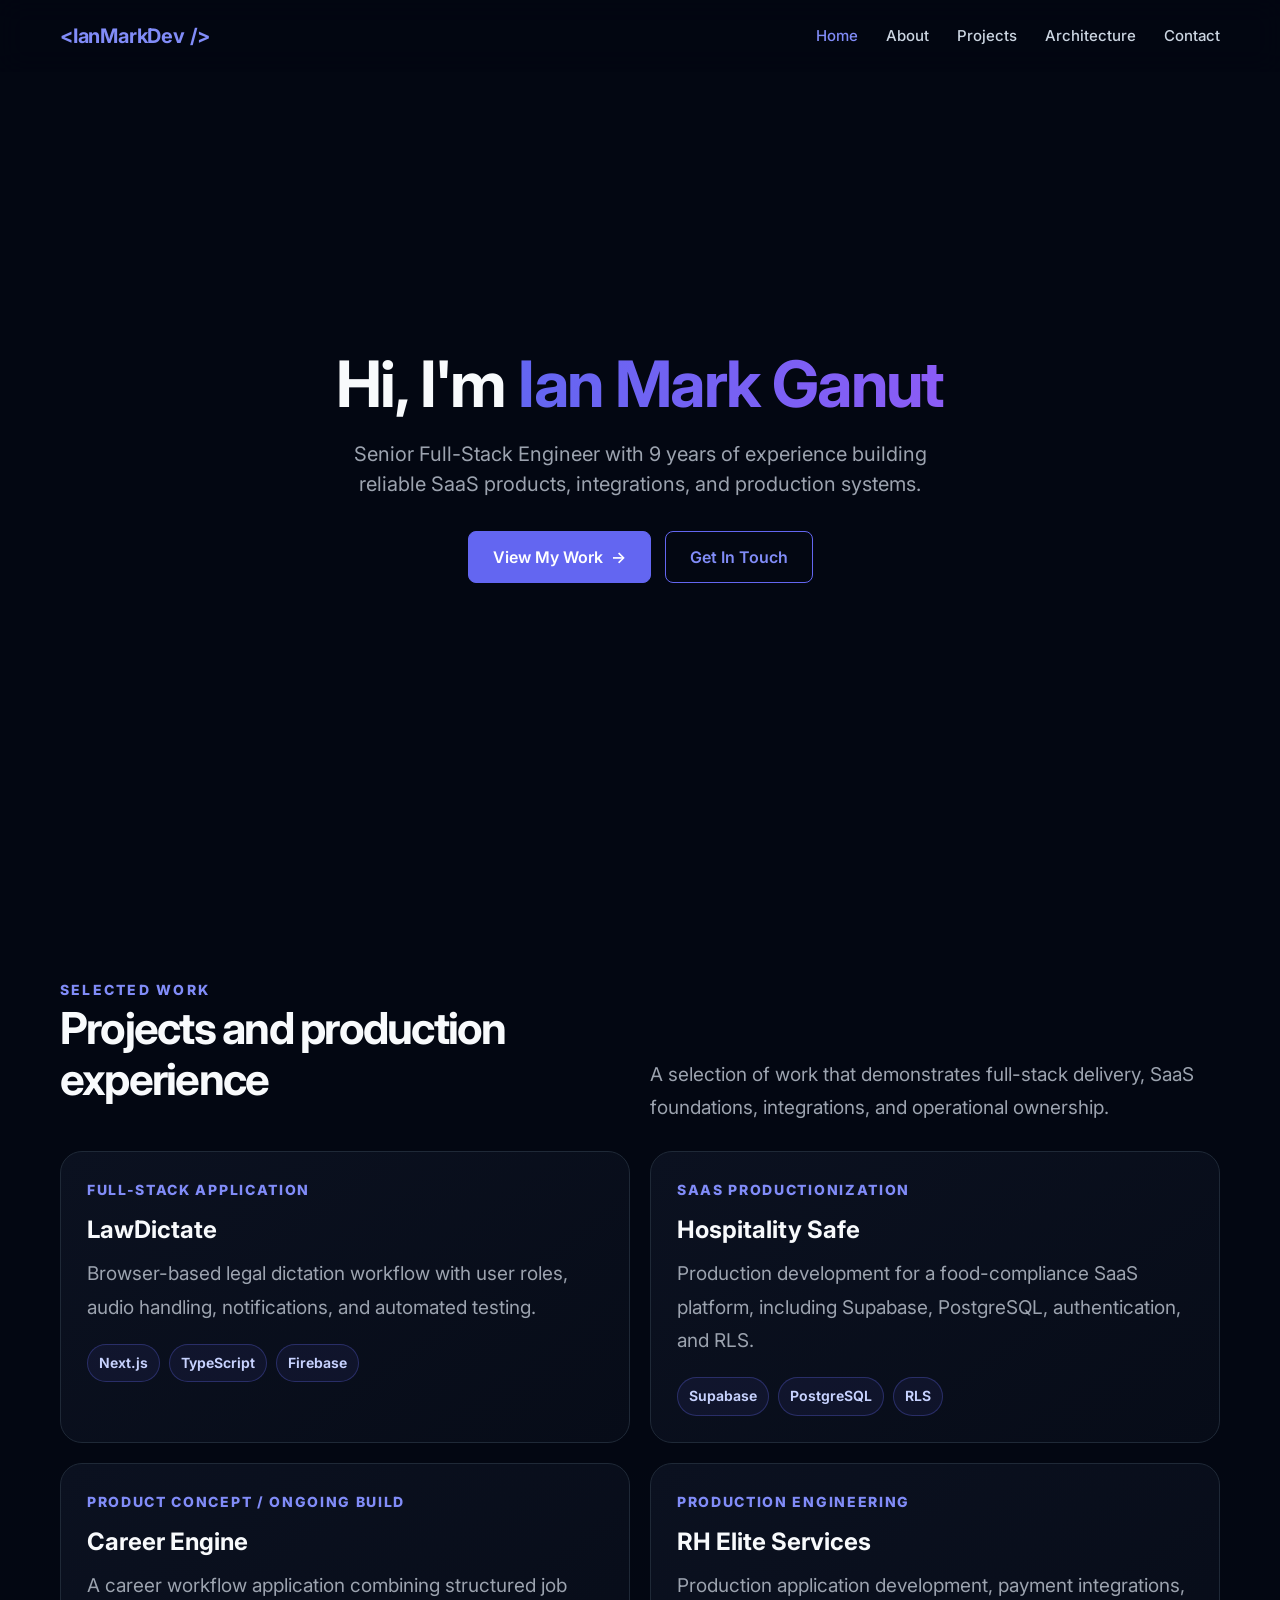
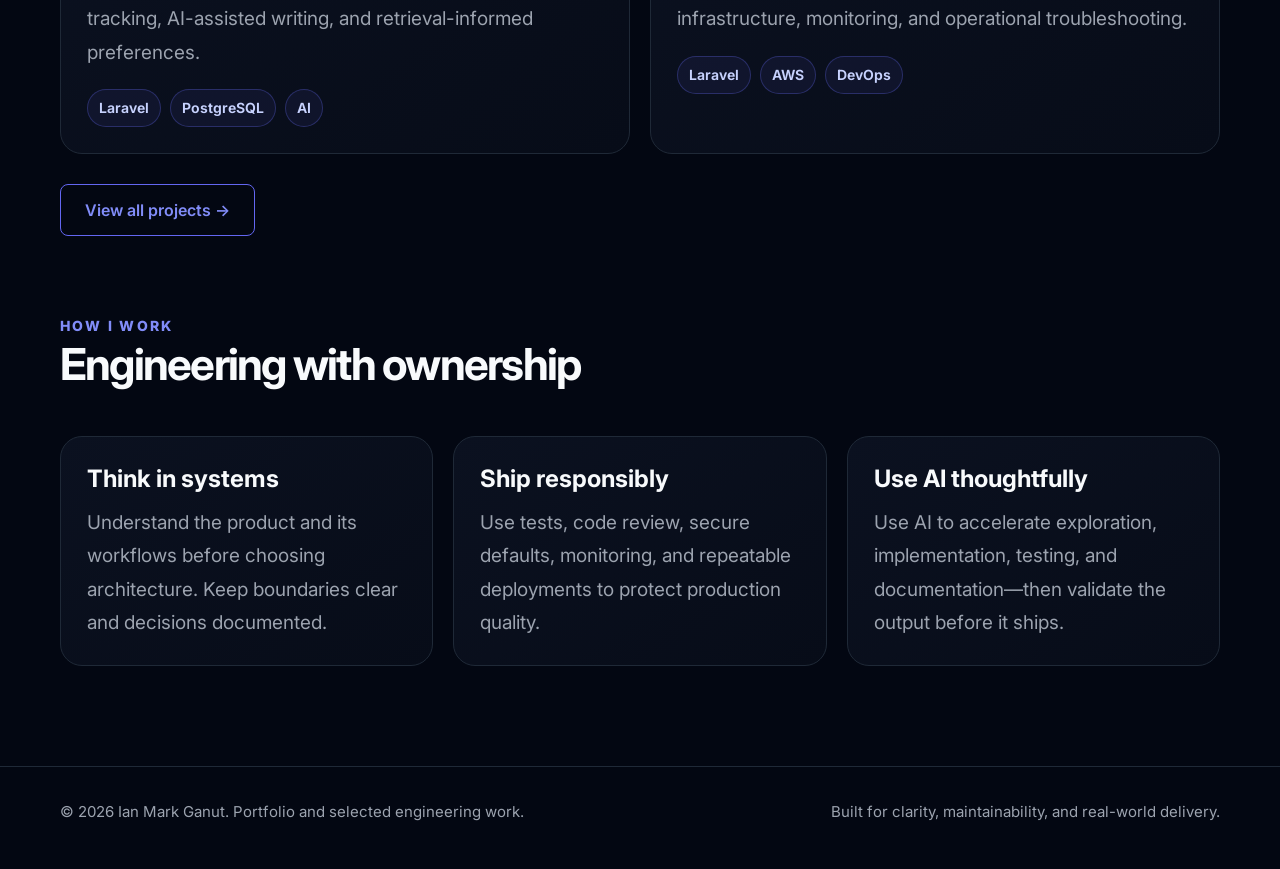
<file: index.html>
<!doctype html>
<html lang="en"><head><meta charset="utf-8"><meta name="viewport" content="width=device-width, initial-scale=1">
<meta name="description" content="Senior full-stack software engineer portfolio covering SaaS architecture, production engineering and AI-assisted development.">
<title>Senior Full-Stack Engineer | Ian Mark Ganut</title><link rel="icon" href="favicon.ico" sizes="48x48"><link rel="icon" href="favicon.svg" type="image/svg+xml"><link rel="apple-touch-icon" href="apple-touch-icon.png"><link rel="manifest" href="site.webmanifest"><meta name="theme-color" content="#030712"><link rel="preconnect" href="https://fonts.googleapis.com"><link rel="preconnect" href="https://fonts.gstatic.com" crossorigin><link rel="stylesheet" href="https://fonts.googleapis.com/css2?family=Inter:wght@400;500;600;700;800&display=swap"><link rel="stylesheet" href="styles.css"></head>
<body class="home"><header class="site-header"><div class="container nav">
<a class="brand" href="index.html">&lt;IanMarkDev /&gt;</a>
<nav class="nav-links" aria-label="Main navigation">
<a href="index.html" class="active" aria-current="page">Home</a><a href="about.html">About</a><a href="projects.html">Projects</a><a href="architecture.html">Architecture</a><a href="contact.html">Contact</a>
</nav></div></header><main><div class="container">
<section class="hero-center">
<h1>Hi, I'm <span class="gradient-text">Ian Mark Ganut</span></h1>
<p class="hero-sub">Senior Full-Stack Engineer with 9 years of experience building reliable SaaS products, integrations, and production systems.</p>
<div class="actions"><a class="button" href="projects.html">View My Work <span aria-hidden="true">→</span></a><a class="button secondary" href="contact.html">Get In Touch</a></div>
</section>
<section class="section" id="projects"><div class="section-head"><div><div class="eyebrow">Selected work</div><h2>Projects and production experience</h2></div><p>A selection of work that demonstrates full-stack delivery, SaaS foundations, integrations, and operational ownership.</p></div>
<div class="grid-2">
<a class="card card-link" href="projects/lawdictate.html"><div class="meta">Full-stack application</div><h3>LawDictate</h3><p>Browser-based legal dictation workflow with user roles, audio handling, notifications, and automated testing.</p><div class="tag-list"><span class="tag">Next.js</span><span class="tag">TypeScript</span><span class="tag">Firebase</span></div></a>
<a class="card card-link" href="projects/hospitality-safe.html"><div class="meta">SaaS productionization</div><h3>Hospitality Safe</h3><p>Production development for a food-compliance SaaS platform, including Supabase, PostgreSQL, authentication, and RLS.</p><div class="tag-list"><span class="tag">Supabase</span><span class="tag">PostgreSQL</span><span class="tag">RLS</span></div></a>
<a class="card card-link" href="projects/career-engine.html"><div class="meta">Product concept / ongoing build</div><h3>Career Engine</h3><p>A career workflow application combining structured job tracking, AI-assisted writing, and retrieval-informed preferences.</p><div class="tag-list"><span class="tag">Laravel</span><span class="tag">PostgreSQL</span><span class="tag">AI</span></div></a>
<a class="card card-link" href="projects/rh-elite-services.html"><div class="meta">Production engineering</div><h3>RH Elite Services</h3><p>Production application development, payment integrations, infrastructure, monitoring, and operational troubleshooting.</p><div class="tag-list"><span class="tag">Laravel</span><span class="tag">AWS</span><span class="tag">DevOps</span></div></a>
</div><div class="actions"><a class="button secondary" href="projects.html">View all projects →</a></div></section>
<section class="section"><div class="section-head"><div><div class="eyebrow">How I work</div><h2>Engineering with ownership</h2></div></div><div class="grid-3">
<div class="card"><h3>Think in systems</h3><p>Understand the product and its workflows before choosing architecture. Keep boundaries clear and decisions documented.</p></div>
<div class="card"><h3>Ship responsibly</h3><p>Use tests, code review, secure defaults, monitoring, and repeatable deployments to protect production quality.</p></div>
<div class="card"><h3>Use AI thoughtfully</h3><p>Use AI to accelerate exploration, implementation, testing, and documentation—then validate the output before it ships.</p></div>
</div></section>
</div></main><footer class="footer"><div class="container footer-inner"><span>© 2026 Ian Mark Ganut. Portfolio and selected engineering work.</span><span>Built for clarity, maintainability, and real-world delivery.</span></div></footer></body></html>
</file>
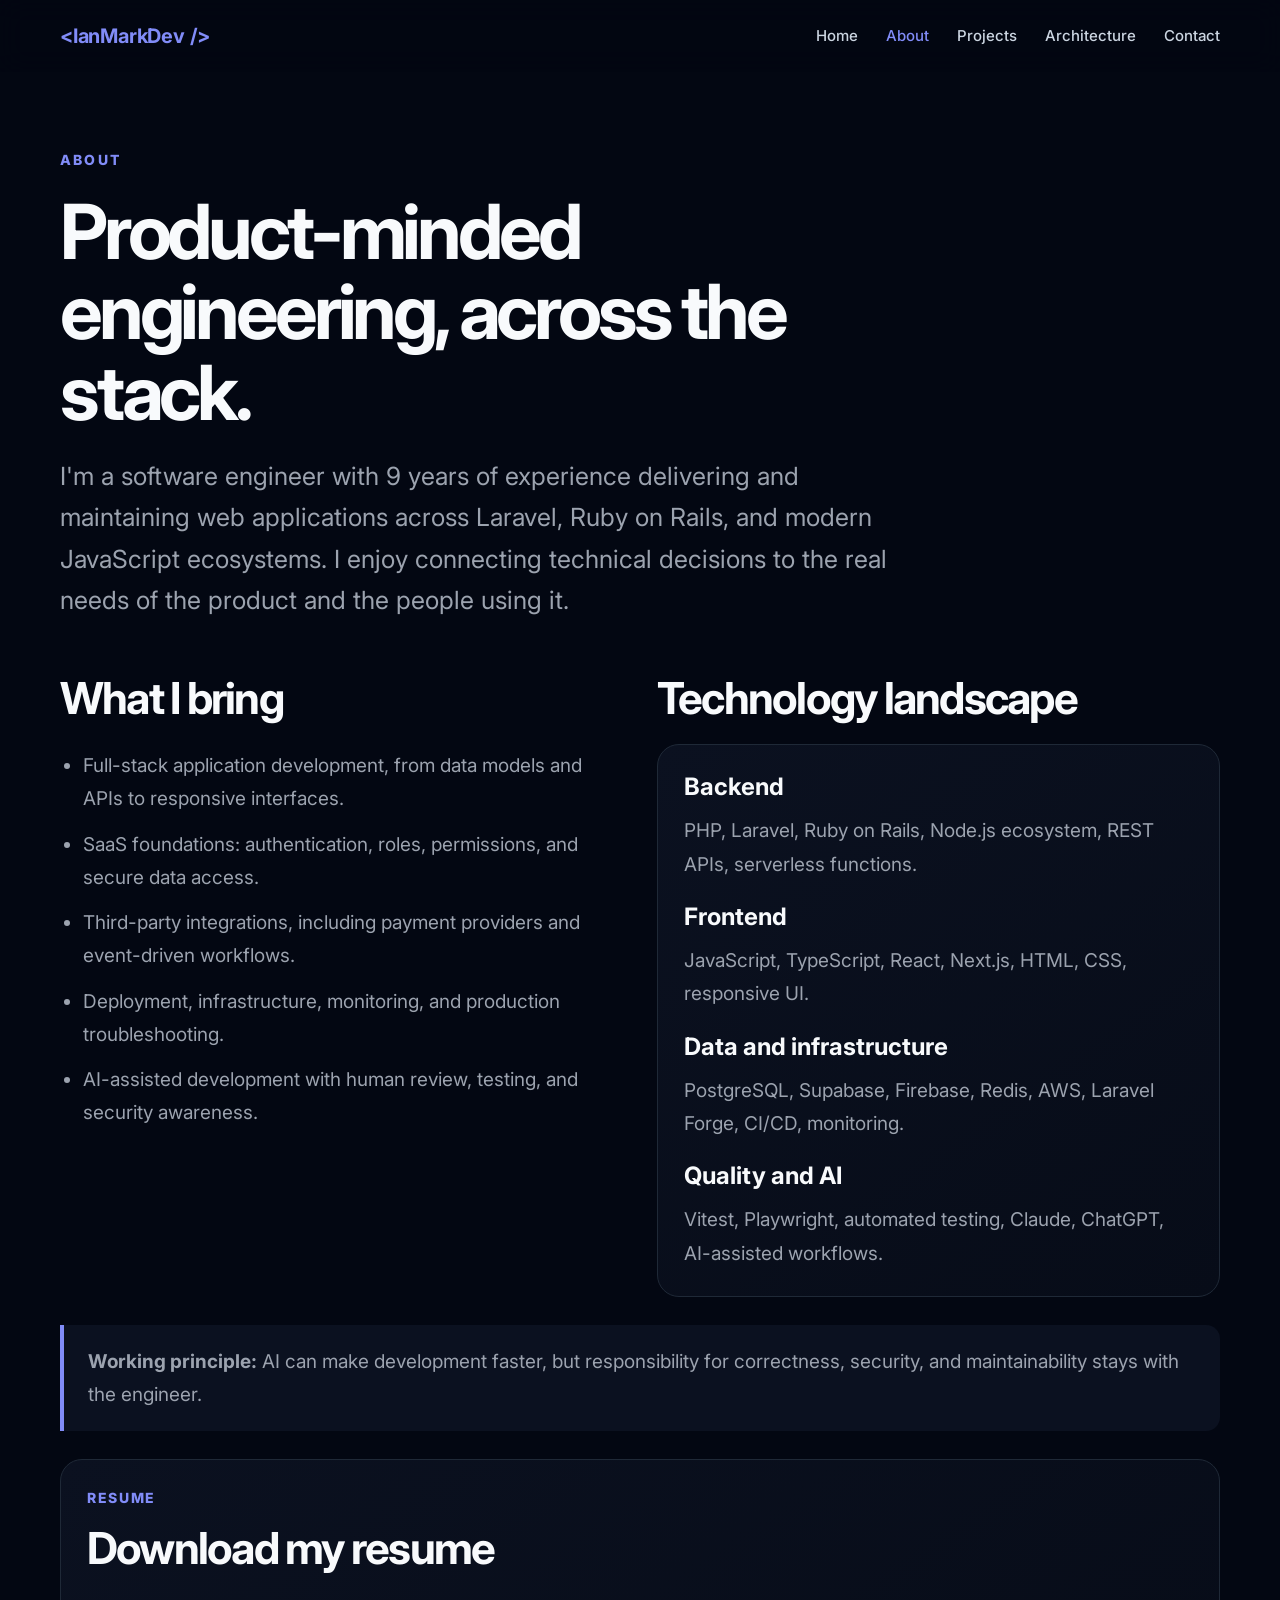
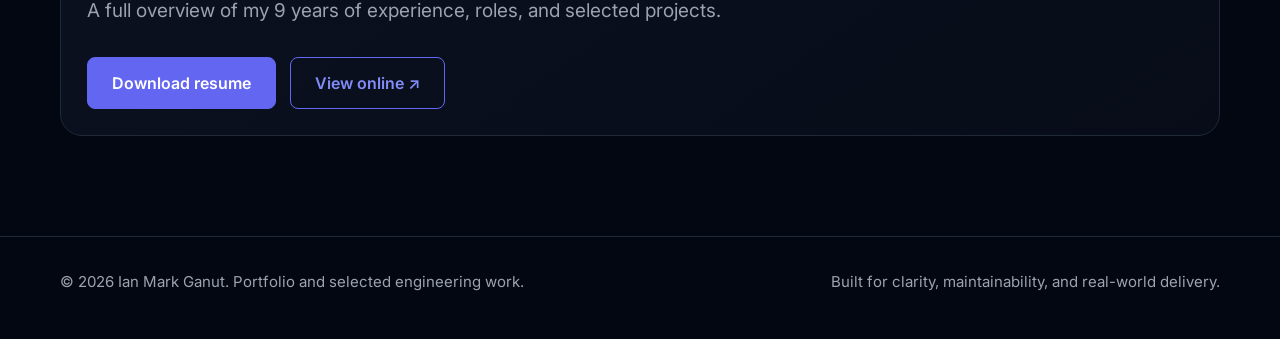
<file: about.html>
<!doctype html>
<html lang="en"><head><meta charset="utf-8"><meta name="viewport" content="width=device-width, initial-scale=1">
<meta name="description" content="Senior full-stack software engineer portfolio covering SaaS architecture, production engineering and AI-assisted development.">
<title>About | Ian Mark Ganut</title><link rel="icon" href="favicon.ico" sizes="48x48"><link rel="icon" href="favicon.svg" type="image/svg+xml"><link rel="apple-touch-icon" href="apple-touch-icon.png"><link rel="manifest" href="site.webmanifest"><meta name="theme-color" content="#030712"><link rel="preconnect" href="https://fonts.googleapis.com"><link rel="preconnect" href="https://fonts.gstatic.com" crossorigin><link rel="stylesheet" href="https://fonts.googleapis.com/css2?family=Inter:wght@400;500;600;700;800&display=swap"><link rel="stylesheet" href="styles.css"></head>
<body><header class="site-header"><div class="container nav">
<a class="brand" href="index.html">&lt;IanMarkDev /&gt;</a>
<nav class="nav-links" aria-label="Main navigation">
<a href="index.html">Home</a><a href="about.html" class="active" aria-current="page">About</a><a href="projects.html">Projects</a><a href="architecture.html">Architecture</a><a href="contact.html">Contact</a>
</nav></div></header><main><div class="container">
<section class="page-intro"><div class="eyebrow">About</div><h1>Product-minded engineering, across the stack.</h1><p class="lead">I'm a software engineer with 9 years of experience delivering and maintaining web applications across Laravel, Ruby on Rails, and modern JavaScript ecosystems. I enjoy connecting technical decisions to the real needs of the product and the people using it.</p></section>
<div class="split"><section><h2>What I bring</h2><ul class="list"><li>Full-stack application development, from data models and APIs to responsive interfaces.</li><li>SaaS foundations: authentication, roles, permissions, and secure data access.</li><li>Third-party integrations, including payment providers and event-driven workflows.</li><li>Deployment, infrastructure, monitoring, and production troubleshooting.</li><li>AI-assisted development with human review, testing, and security awareness.</li></ul></section><section><h2>Technology landscape</h2><div class="card"><h3>Backend</h3><p>PHP, Laravel, Ruby on Rails, Node.js ecosystem, REST APIs, serverless functions.</p><h3>Frontend</h3><p>JavaScript, TypeScript, React, Next.js, HTML, CSS, responsive UI.</p><h3>Data and infrastructure</h3><p>PostgreSQL, Supabase, Firebase, Redis, AWS, Laravel Forge, CI/CD, monitoring.</p><h3>Quality and AI</h3><p>Vitest, Playwright, automated testing, Claude, ChatGPT, AI-assisted workflows.</p></div></section></div>
<div class="callout"><p><strong>Working principle:</strong> AI can make development faster, but responsibility for correctness, security, and maintainability stays with the engineer.</p></div>
<section id="resume" class="card" style="margin-top:28px"><div class="meta">Resume</div><h2>Download my resume</h2><p>A full overview of my 9 years of experience, roles, and selected projects.</p><div class="actions"><a class="button" href="https://drive.google.com/uc?export=download&amp;id=16Rg-6yA5S9cKu4jFbWvSiFRUeU_HKua-" rel="noopener">Download resume</a><a class="button secondary" href="https://drive.google.com/file/d/16Rg-6yA5S9cKu4jFbWvSiFRUeU_HKua-/view?usp=sharing" target="_blank" rel="noopener">View online ↗</a></div></section>
</div></main><footer class="footer"><div class="container footer-inner"><span>© 2026 Ian Mark Ganut. Portfolio and selected engineering work.</span><span>Built for clarity, maintainability, and real-world delivery.</span></div></footer></body></html>
</file>
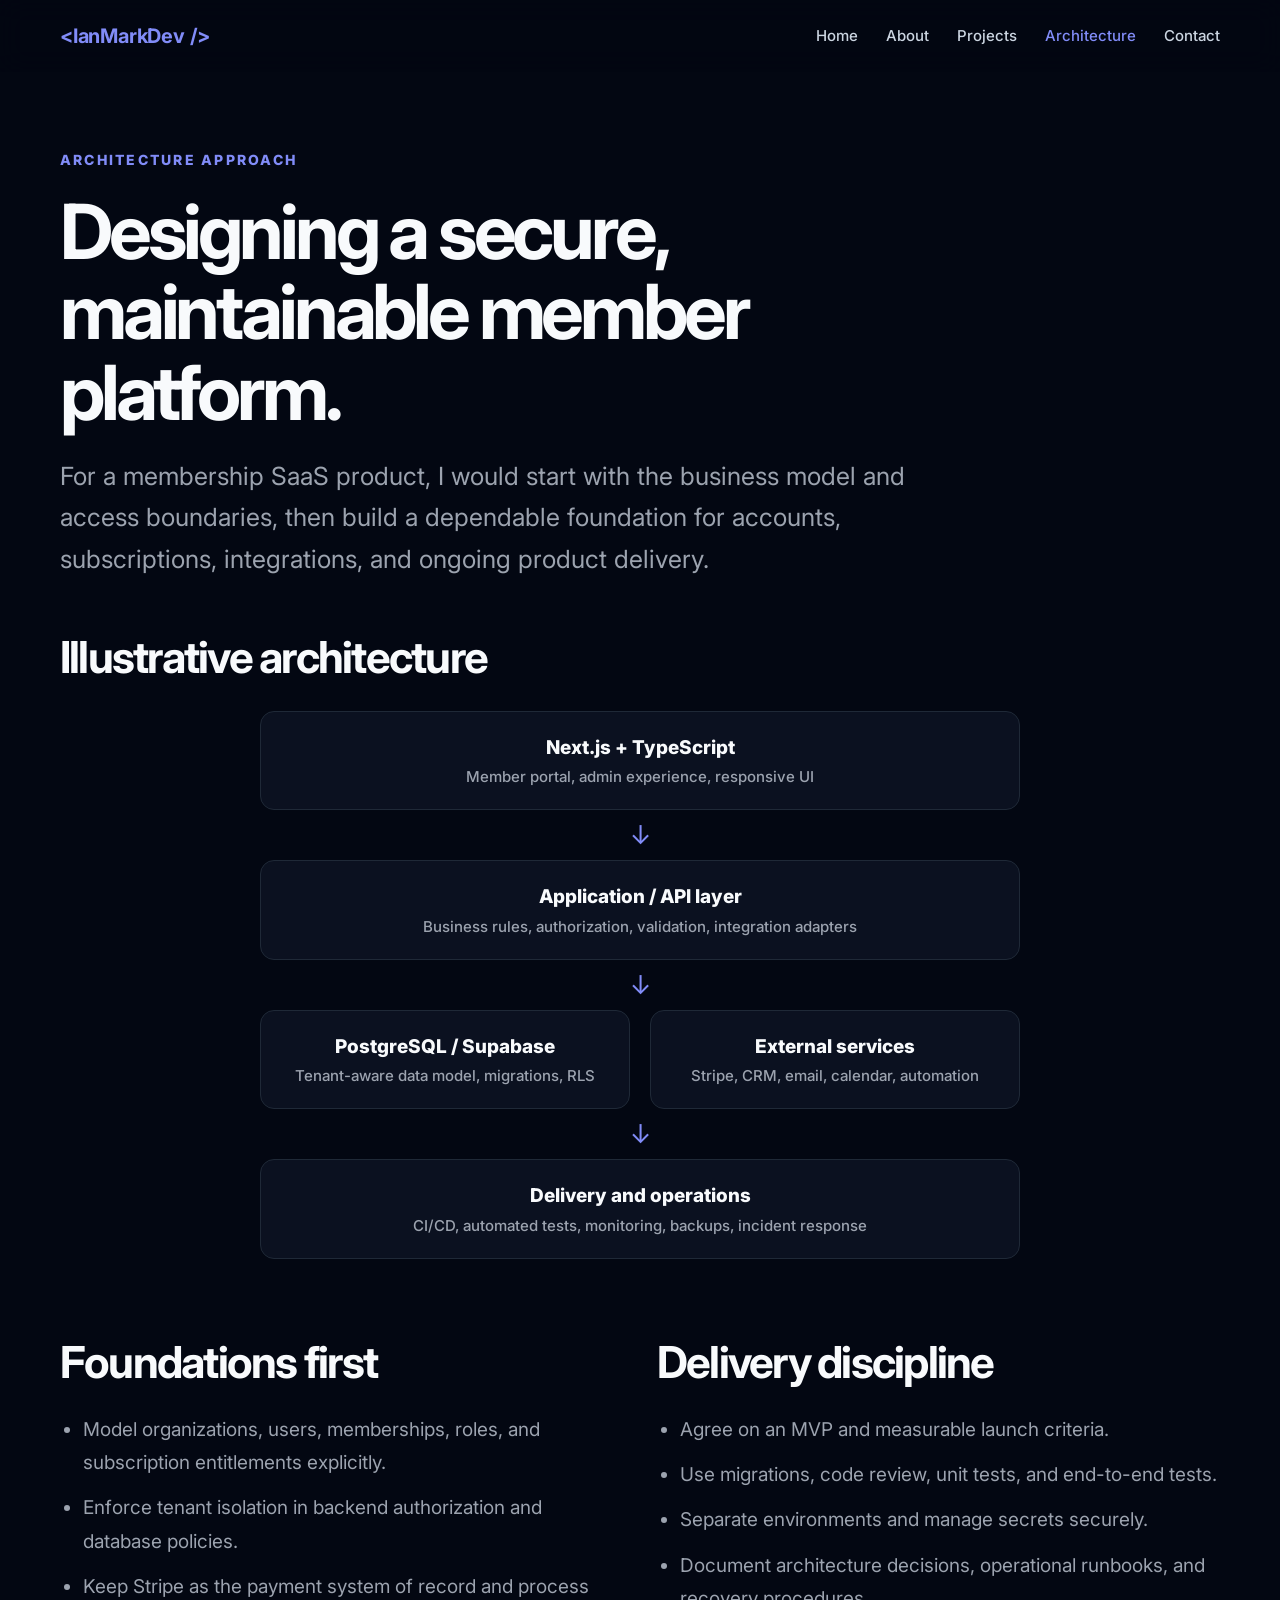
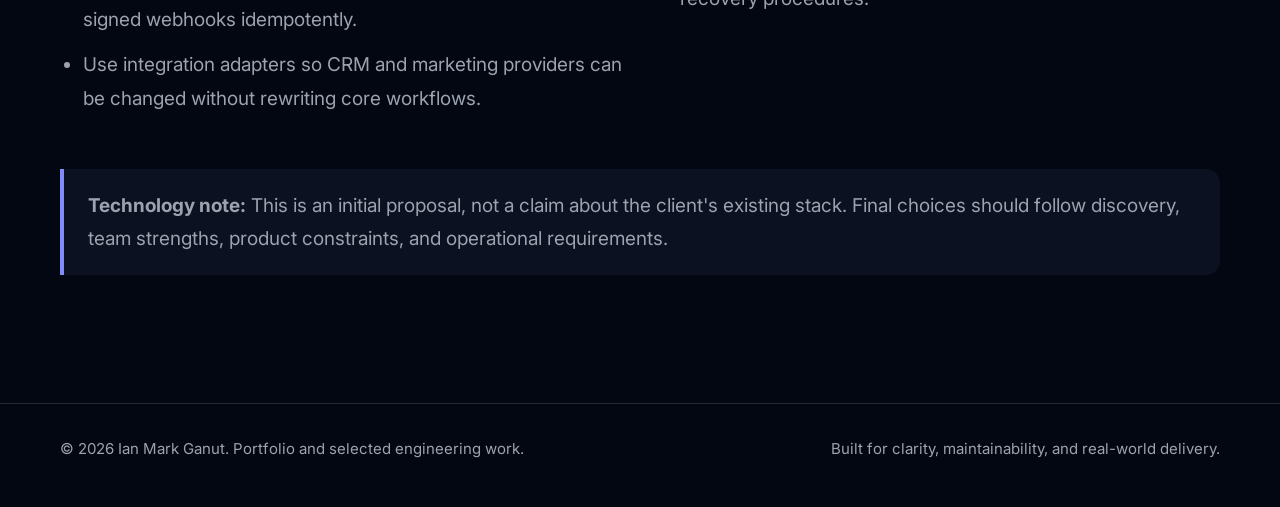
<file: architecture.html>
<!doctype html>
<html lang="en"><head><meta charset="utf-8"><meta name="viewport" content="width=device-width, initial-scale=1">
<meta name="description" content="Senior full-stack software engineer portfolio covering SaaS architecture, production engineering and AI-assisted development.">
<title>SaaS Architecture | Ian Mark Ganut</title><link rel="icon" href="favicon.ico" sizes="48x48"><link rel="icon" href="favicon.svg" type="image/svg+xml"><link rel="apple-touch-icon" href="apple-touch-icon.png"><link rel="manifest" href="site.webmanifest"><meta name="theme-color" content="#030712"><link rel="preconnect" href="https://fonts.googleapis.com"><link rel="preconnect" href="https://fonts.gstatic.com" crossorigin><link rel="stylesheet" href="https://fonts.googleapis.com/css2?family=Inter:wght@400;500;600;700;800&display=swap"><link rel="stylesheet" href="styles.css"></head>
<body><header class="site-header"><div class="container nav">
<a class="brand" href="index.html">&lt;IanMarkDev /&gt;</a>
<nav class="nav-links" aria-label="Main navigation">
<a href="index.html">Home</a><a href="about.html">About</a><a href="projects.html">Projects</a><a href="architecture.html" class="active" aria-current="page">Architecture</a><a href="contact.html">Contact</a>
</nav></div></header><main><div class="container">
<section class="page-intro"><div class="eyebrow">Architecture approach</div><h1>Designing a secure, maintainable member platform.</h1><p class="lead">For a membership SaaS product, I would start with the business model and access boundaries, then build a dependable foundation for accounts, subscriptions, integrations, and ongoing product delivery.</p></section>
<section><h2>Illustrative architecture</h2><div class="architecture">
<div class="arch-node">Next.js + TypeScript <small>Member portal, admin experience, responsive UI</small></div><div class="arch-arrow">↓</div>
<div class="arch-node">Application / API layer <small>Business rules, authorization, validation, integration adapters</small></div><div class="arch-arrow">↓</div>
<div class="grid-2"><div class="arch-node">PostgreSQL / Supabase <small>Tenant-aware data model, migrations, RLS</small></div><div class="arch-node">External services <small>Stripe, CRM, email, calendar, automation</small></div></div>
<div class="arch-arrow">↓</div><div class="arch-node">Delivery and operations <small>CI/CD, automated tests, monitoring, backups, incident response</small></div>
</div></section>
<div class="split section"><section><h2>Foundations first</h2><ul class="list"><li>Model organizations, users, memberships, roles, and subscription entitlements explicitly.</li><li>Enforce tenant isolation in backend authorization and database policies.</li><li>Keep Stripe as the payment system of record and process signed webhooks idempotently.</li><li>Use integration adapters so CRM and marketing providers can be changed without rewriting core workflows.</li></ul></section><section><h2>Delivery discipline</h2><ul class="list"><li>Agree on an MVP and measurable launch criteria.</li><li>Use migrations, code review, unit tests, and end-to-end tests.</li><li>Separate environments and manage secrets securely.</li><li>Document architecture decisions, operational runbooks, and recovery procedures.</li></ul></section></div>
<div class="callout"><p><strong>Technology note:</strong> This is an initial proposal, not a claim about the client's existing stack. Final choices should follow discovery, team strengths, product constraints, and operational requirements.</p></div>
</div></main><footer class="footer"><div class="container footer-inner"><span>© 2026 Ian Mark Ganut. Portfolio and selected engineering work.</span><span>Built for clarity, maintainability, and real-world delivery.</span></div></footer></body></html>
</file>
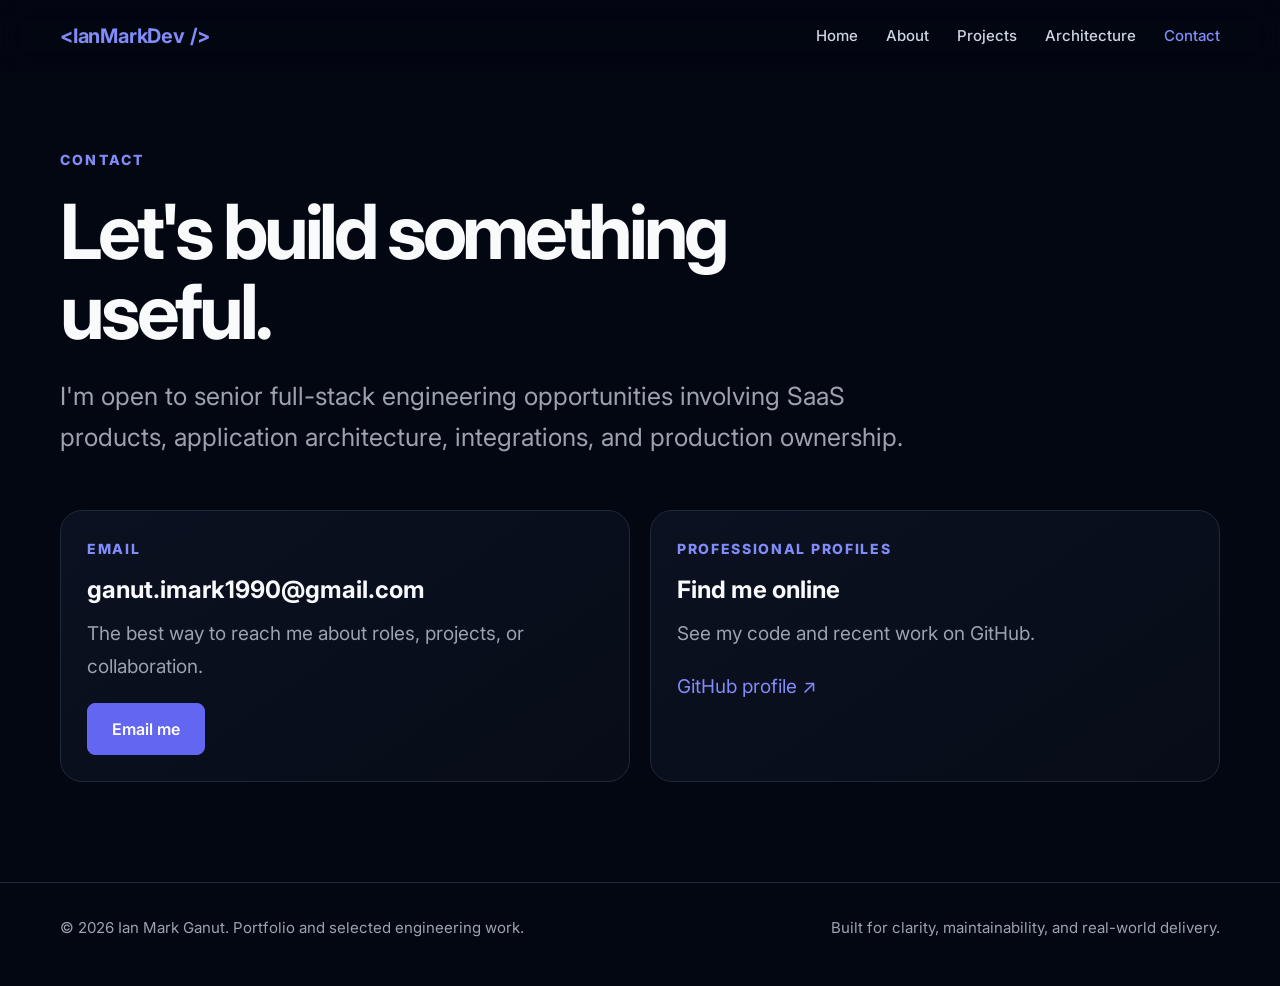
<file: contact.html>
<!doctype html>
<html lang="en"><head><meta charset="utf-8"><meta name="viewport" content="width=device-width, initial-scale=1">
<meta name="description" content="Senior full-stack software engineer portfolio covering SaaS architecture, production engineering and AI-assisted development.">
<title>Contact | Ian Mark Ganut</title><link rel="icon" href="favicon.ico" sizes="48x48"><link rel="icon" href="favicon.svg" type="image/svg+xml"><link rel="apple-touch-icon" href="apple-touch-icon.png"><link rel="manifest" href="site.webmanifest"><meta name="theme-color" content="#030712"><link rel="preconnect" href="https://fonts.googleapis.com"><link rel="preconnect" href="https://fonts.gstatic.com" crossorigin><link rel="stylesheet" href="https://fonts.googleapis.com/css2?family=Inter:wght@400;500;600;700;800&display=swap"><link rel="stylesheet" href="styles.css"></head>
<body><header class="site-header"><div class="container nav">
<a class="brand" href="index.html">&lt;IanMarkDev /&gt;</a>
<nav class="nav-links" aria-label="Main navigation">
<a href="index.html">Home</a><a href="about.html">About</a><a href="projects.html">Projects</a><a href="architecture.html">Architecture</a><a href="contact.html" class="active" aria-current="page">Contact</a>
</nav></div></header><main><div class="container">
<section class="page-intro"><div class="eyebrow">Contact</div><h1>Let's build something useful.</h1><p class="lead">I'm open to senior full-stack engineering opportunities involving SaaS products, application architecture, integrations, and production ownership.</p></section>
<div class="grid-2"><div class="card"><div class="meta">Email</div><h3>ganut.imark1990@gmail.com</h3><p>The best way to reach me about roles, projects, or collaboration.</p><a class="button" href="mailto:ganut.imark1990@gmail.com">Email me</a></div><div class="card"><div class="meta">Professional profiles</div><h3>Find me online</h3><p>See my code and recent work on GitHub.</p><p><a href="https://github.com/ianmarkdev">GitHub profile ↗</a></p></div></div>

</div></main><footer class="footer"><div class="container footer-inner"><span>© 2026 Ian Mark Ganut. Portfolio and selected engineering work.</span><span>Built for clarity, maintainability, and real-world delivery.</span></div></footer></body></html>
</file>
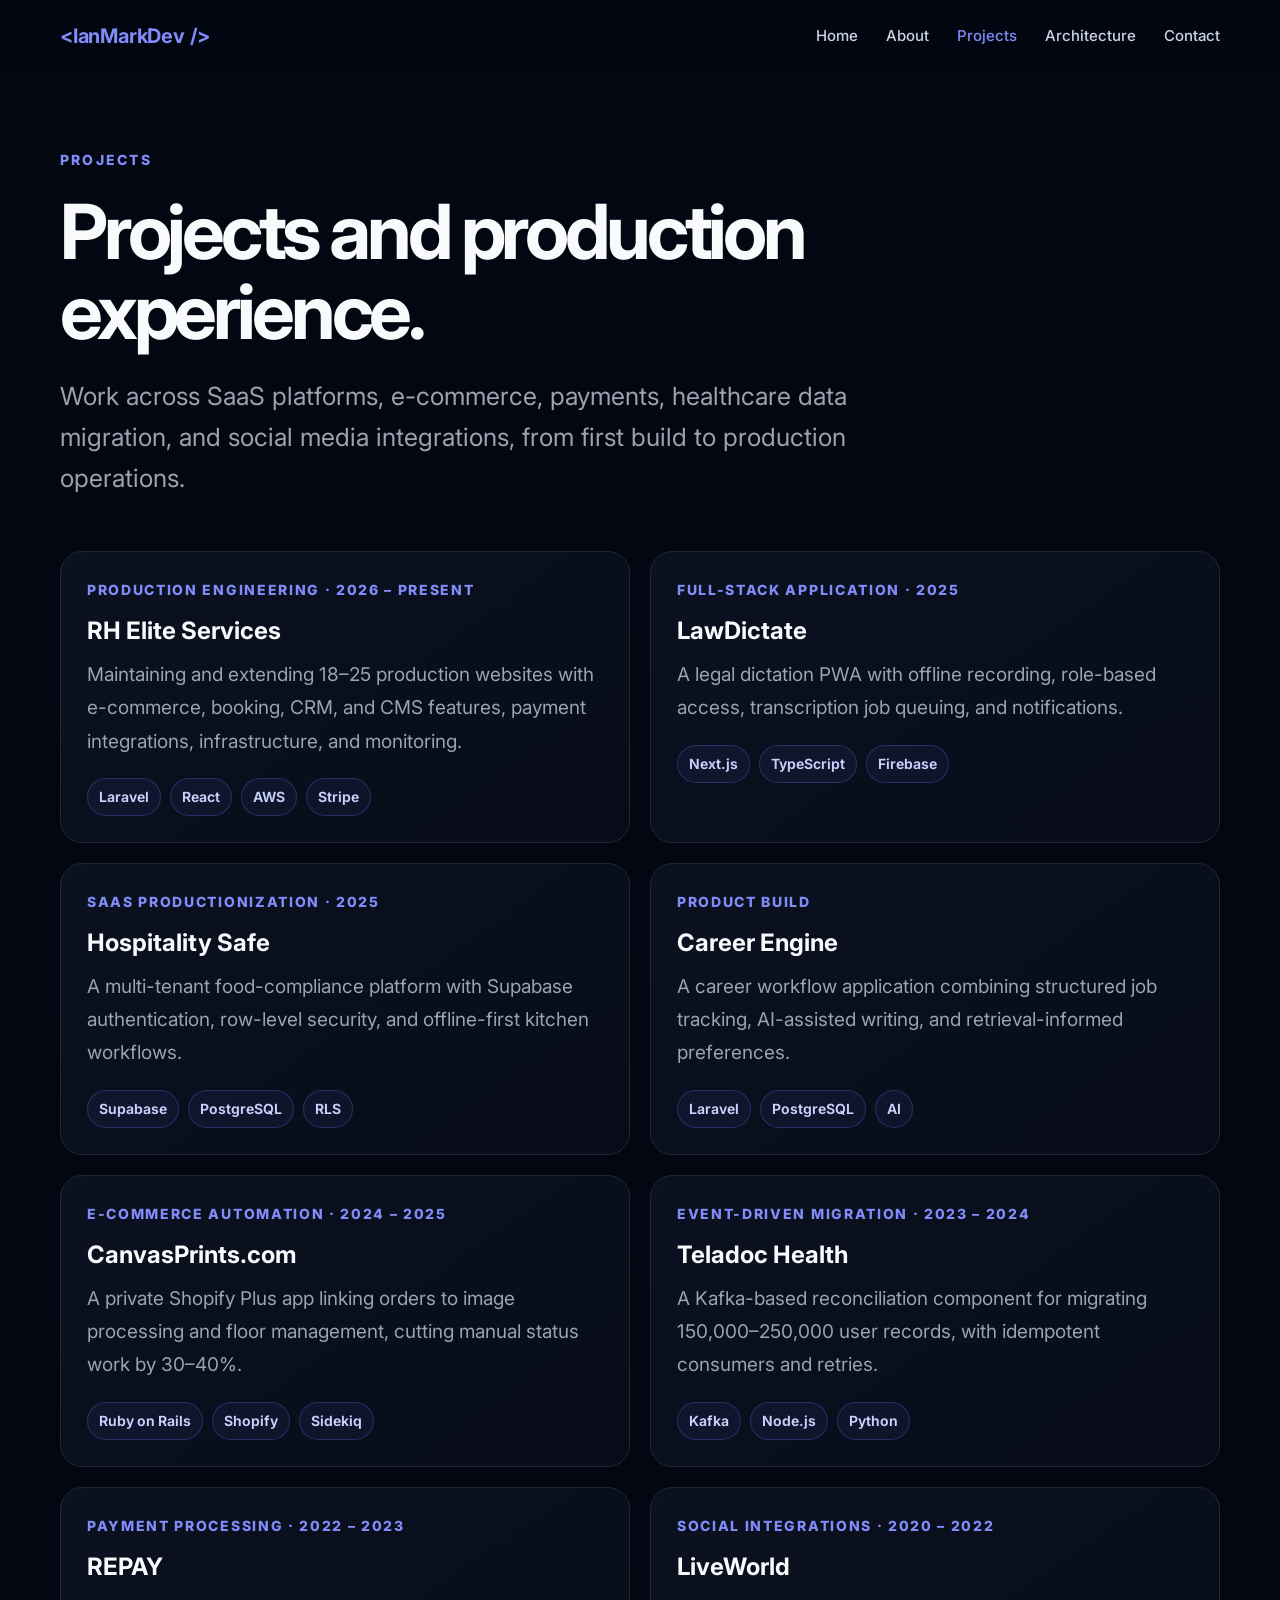
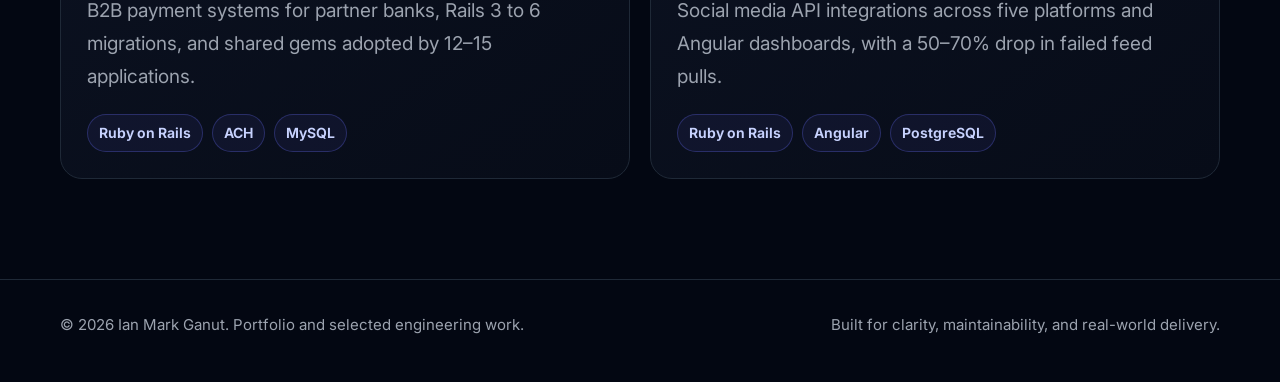
<file: projects.html>
<!doctype html>
<html lang="en"><head><meta charset="utf-8"><meta name="viewport" content="width=device-width, initial-scale=1">
<meta name="description" content="Senior full-stack software engineer portfolio covering SaaS architecture, production engineering and AI-assisted development.">
<title>Projects | Ian Mark Ganut</title><link rel="icon" href="favicon.ico" sizes="48x48"><link rel="icon" href="favicon.svg" type="image/svg+xml"><link rel="apple-touch-icon" href="apple-touch-icon.png"><link rel="manifest" href="site.webmanifest"><meta name="theme-color" content="#030712"><link rel="preconnect" href="https://fonts.googleapis.com"><link rel="preconnect" href="https://fonts.gstatic.com" crossorigin><link rel="stylesheet" href="https://fonts.googleapis.com/css2?family=Inter:wght@400;500;600;700;800&display=swap"><link rel="stylesheet" href="styles.css"></head>
<body><header class="site-header"><div class="container nav">
<a class="brand" href="index.html">&lt;IanMarkDev /&gt;</a>
<nav class="nav-links" aria-label="Main navigation">
<a href="index.html">Home</a><a href="about.html">About</a><a href="projects.html" class="active" aria-current="page">Projects</a><a href="architecture.html">Architecture</a><a href="contact.html">Contact</a>
</nav></div></header><main><div class="container">
<section class="page-intro"><div class="eyebrow">Projects</div><h1>Projects and production experience.</h1><p class="lead">Work across SaaS platforms, e-commerce, payments, healthcare data migration, and social media integrations, from first build to production operations.</p></section>
<div class="grid-2">
<a class="card card-link" href="projects/rh-elite-services.html"><div class="meta">Production engineering · 2026 – Present</div><h3>RH Elite Services</h3><p>Maintaining and extending 18–25 production websites with e-commerce, booking, CRM, and CMS features, payment integrations, infrastructure, and monitoring.</p><div class="tag-list"><span class="tag">Laravel</span><span class="tag">React</span><span class="tag">AWS</span><span class="tag">Stripe</span></div></a>
<a class="card card-link" href="projects/lawdictate.html"><div class="meta">Full-stack application · 2025</div><h3>LawDictate</h3><p>A legal dictation PWA with offline recording, role-based access, transcription job queuing, and notifications.</p><div class="tag-list"><span class="tag">Next.js</span><span class="tag">TypeScript</span><span class="tag">Firebase</span></div></a>
<a class="card card-link" href="projects/hospitality-safe.html"><div class="meta">SaaS productionization · 2025</div><h3>Hospitality Safe</h3><p>A multi-tenant food-compliance platform with Supabase authentication, row-level security, and offline-first kitchen workflows.</p><div class="tag-list"><span class="tag">Supabase</span><span class="tag">PostgreSQL</span><span class="tag">RLS</span></div></a>
<a class="card card-link" href="projects/career-engine.html"><div class="meta">Product build</div><h3>Career Engine</h3><p>A career workflow application combining structured job tracking, AI-assisted writing, and retrieval-informed preferences.</p><div class="tag-list"><span class="tag">Laravel</span><span class="tag">PostgreSQL</span><span class="tag">AI</span></div></a>
<a class="card card-link" href="projects/canvasprints.html"><div class="meta">E-commerce automation · 2024 – 2025</div><h3>CanvasPrints.com</h3><p>A private Shopify Plus app linking orders to image processing and floor management, cutting manual status work by 30–40%.</p><div class="tag-list"><span class="tag">Ruby on Rails</span><span class="tag">Shopify</span><span class="tag">Sidekiq</span></div></a>
<a class="card card-link" href="projects/teladoc-health.html"><div class="meta">Event-driven migration · 2023 – 2024</div><h3>Teladoc Health</h3><p>A Kafka-based reconciliation component for migrating 150,000–250,000 user records, with idempotent consumers and retries.</p><div class="tag-list"><span class="tag">Kafka</span><span class="tag">Node.js</span><span class="tag">Python</span></div></a>
<a class="card card-link" href="projects/repay.html"><div class="meta">Payment processing · 2022 – 2023</div><h3>REPAY</h3><p>B2B payment systems for partner banks, Rails 3 to 6 migrations, and shared gems adopted by 12–15 applications.</p><div class="tag-list"><span class="tag">Ruby on Rails</span><span class="tag">ACH</span><span class="tag">MySQL</span></div></a>
<a class="card card-link" href="projects/liveworld.html"><div class="meta">Social integrations · 2020 – 2022</div><h3>LiveWorld</h3><p>Social media API integrations across five platforms and Angular dashboards, with a 50–70% drop in failed feed pulls.</p><div class="tag-list"><span class="tag">Ruby on Rails</span><span class="tag">Angular</span><span class="tag">PostgreSQL</span></div></a>
</div>
</div></main><footer class="footer"><div class="container footer-inner"><span>© 2026 Ian Mark Ganut. Portfolio and selected engineering work.</span><span>Built for clarity, maintainability, and real-world delivery.</span></div></footer></body></html>
</file>
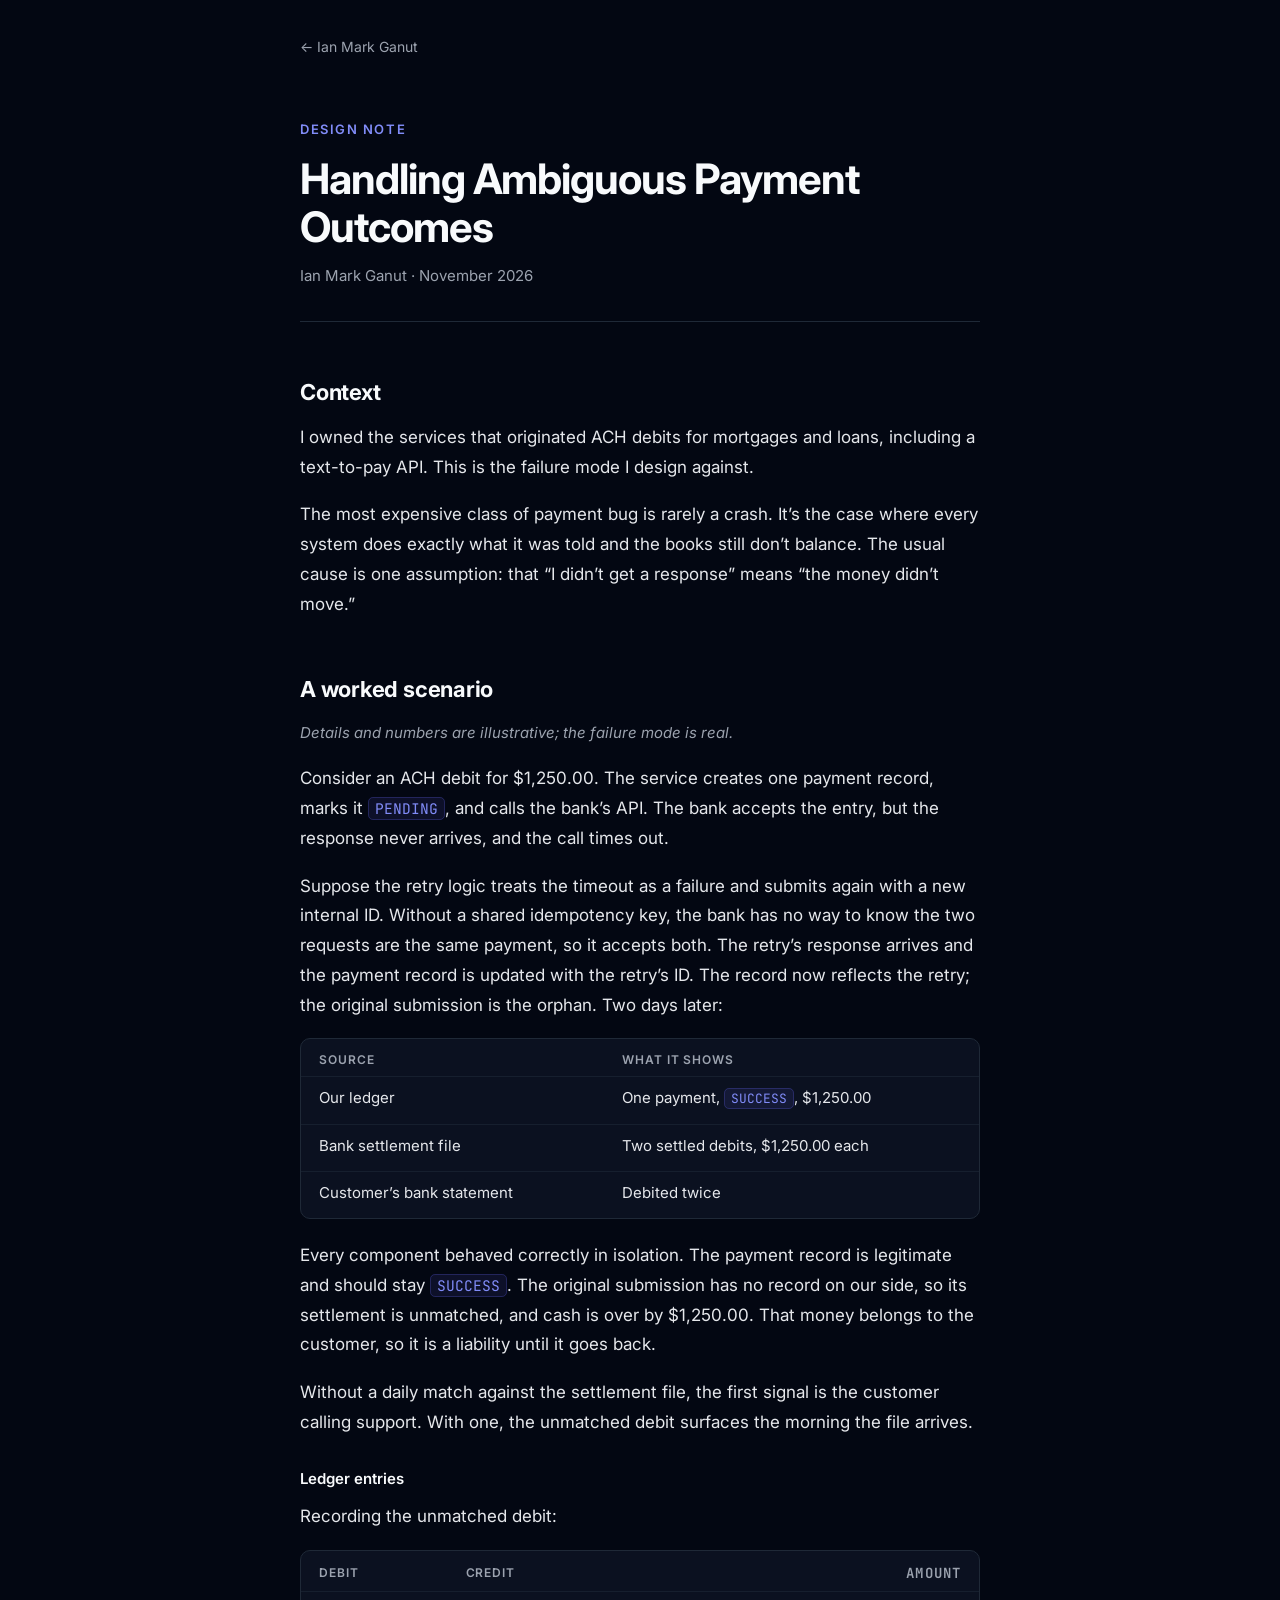
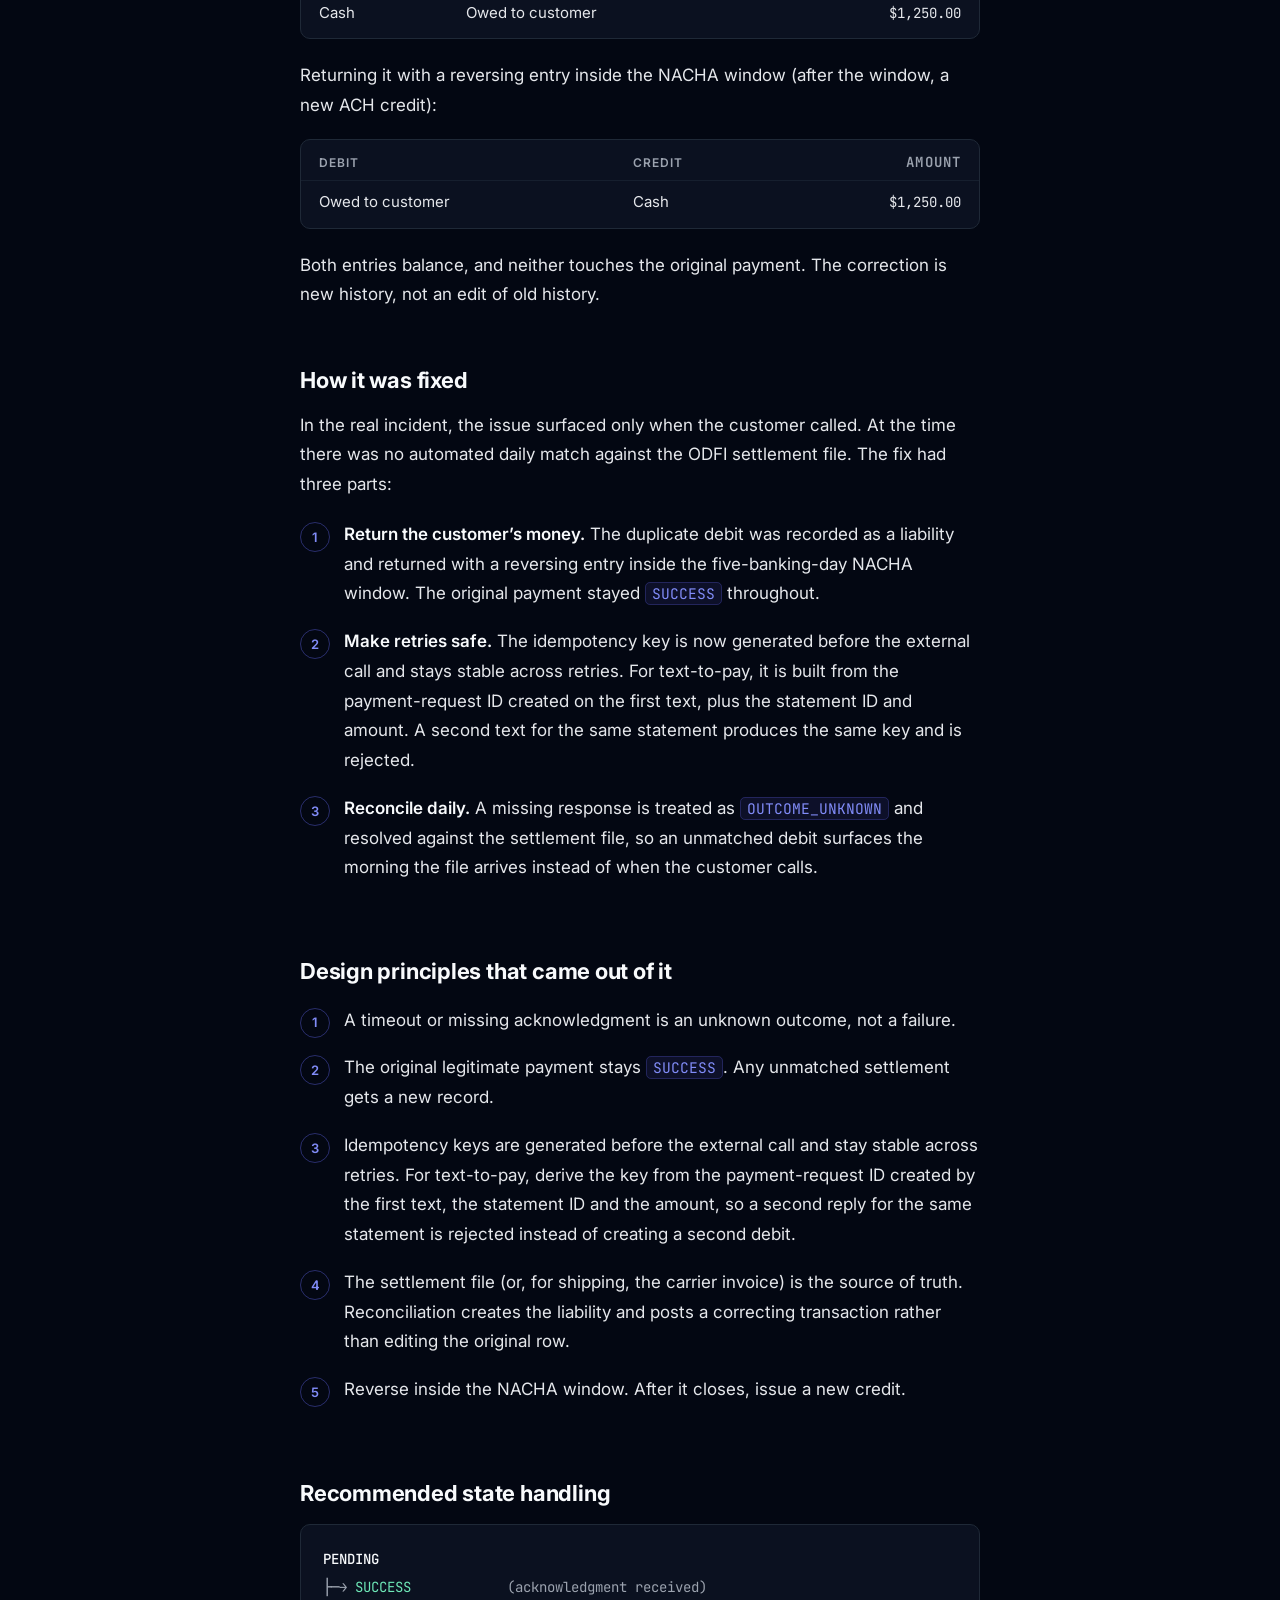
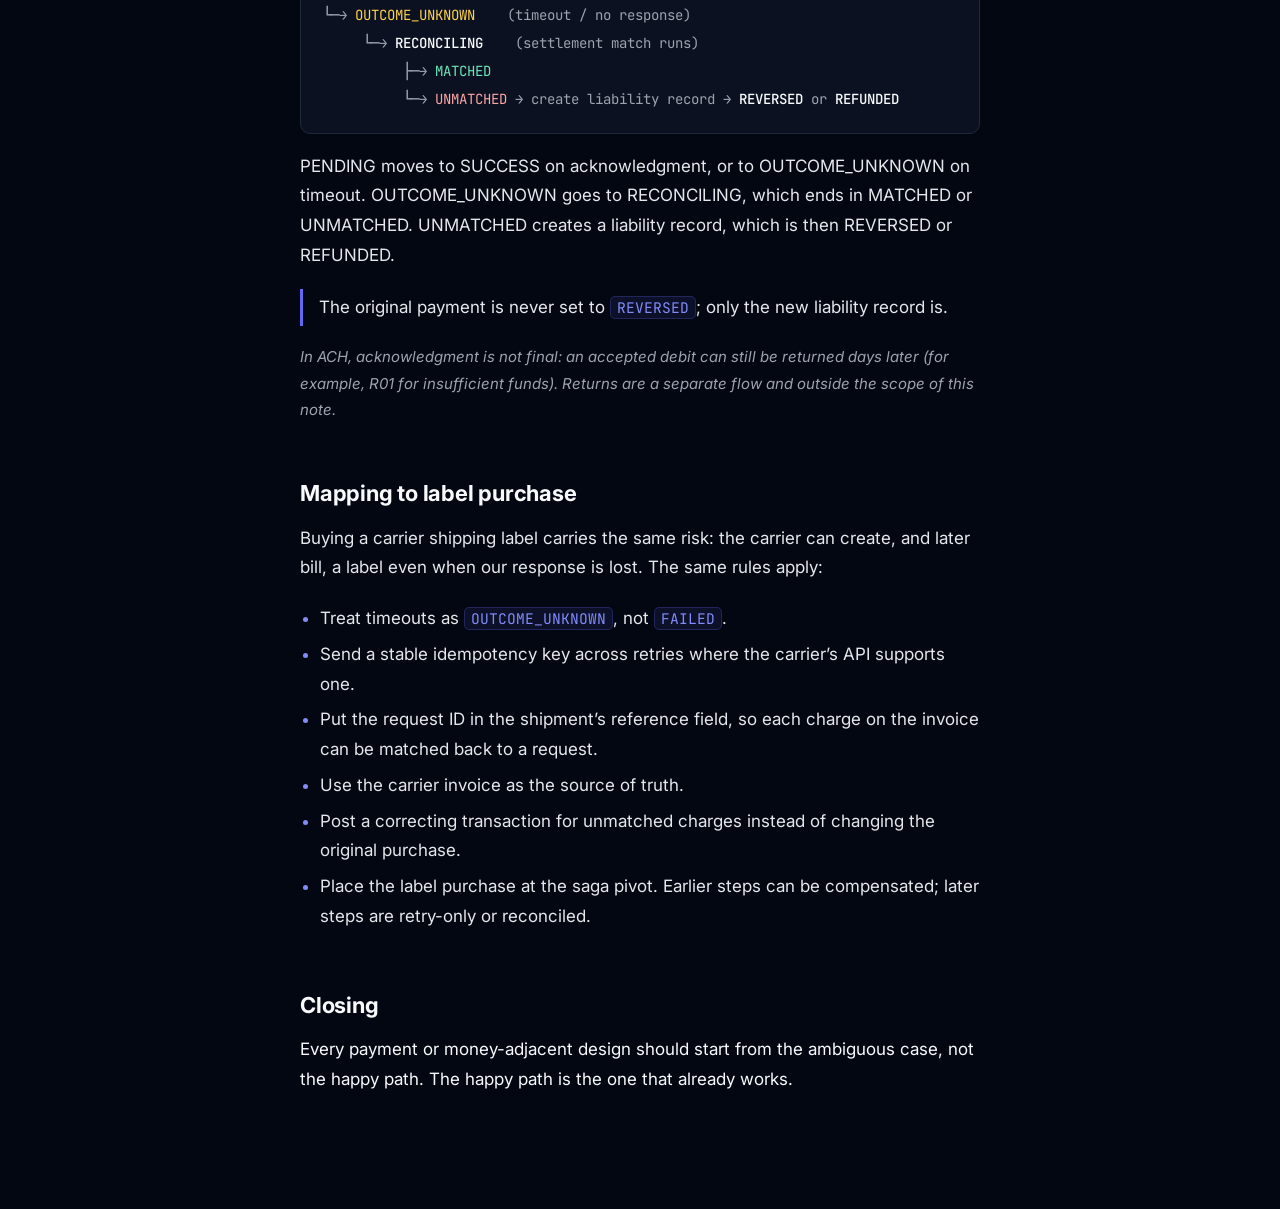
<file: notes/ambiguous-payment-outcomes.html>
<!doctype html>
<html lang="en">
<head>
<meta charset="utf-8">
<meta name="viewport" content="width=device-width, initial-scale=1">
<meta name="description" content="Design note: how to treat timeouts on external payment calls as unknown outcomes, reconcile against the settlement file, and correct with new records instead of editing the original.">
<title>Handling Ambiguous Payment Outcomes | Ian Mark Ganut</title>
<link rel="icon" href="../favicon.ico" sizes="48x48"><link rel="icon" href="../favicon.svg" type="image/svg+xml"><link rel="apple-touch-icon" href="../apple-touch-icon.png"><link rel="manifest" href="../site.webmanifest"><meta name="theme-color" content="#030712">
<link rel="preconnect" href="https://fonts.googleapis.com"><link rel="preconnect" href="https://fonts.gstatic.com" crossorigin>
<link rel="stylesheet" href="https://fonts.googleapis.com/css2?family=Inter:wght@400;500;600;700&family=JetBrains+Mono:wght@400;500&display=swap">
<style>
  :root {
    --bg: #030712;
    --panel: #0b1120;
    --line: #1f2937;
    --text: #e5e7eb;
    --heading: #f8fafc;
    --muted: #9ca3af;
    --accent: #818cf8;
    --indigo: #6366f1;
    --good: #6ee7b7;
    --warn: #fcd34d;
    --bad: #fca5a5;
    --mono: "JetBrains Mono", ui-monospace, SFMono-Regular, Consolas, monospace;
  }
  * { box-sizing: border-box; }
  body {
    margin: 0; background: var(--bg); color: var(--text);
    font: 17px/1.75 Inter, ui-sans-serif, system-ui, -apple-system, "Segoe UI", sans-serif;
    -webkit-font-smoothing: antialiased;
  }
  .wrap { max-width: 720px; margin: 0 auto; padding: 32px 20px 96px; }
  .back { font-size: 14px; color: var(--muted); text-decoration: none; }
  .back:hover { color: var(--accent); }
  header.note-head { margin: 56px 0 48px; padding-bottom: 32px; border-bottom: 1px solid var(--line); }
  .kicker { font-size: 13px; font-weight: 600; letter-spacing: .12em; text-transform: uppercase; color: var(--accent); margin: 0 0 14px; }
  h1 { font-size: clamp(32px, 5vw, 42px); line-height: 1.15; letter-spacing: -.025em; color: var(--heading); margin: 0 0 12px; }
  .byline { color: var(--muted); font-size: 15px; margin: 0; }
  h2 { font-size: 22px; line-height: 1.3; letter-spacing: -.01em; color: var(--heading); margin: 56px 0 16px; }
  h3 { font-size: 15px; font-weight: 600; color: var(--heading); margin: 28px 0 10px; }
  p { margin: 0 0 18px; }
  strong { color: var(--heading); font-weight: 600; }
  code, .state { font-family: var(--mono); font-size: .86em; }
  .state { color: var(--accent); background: rgba(99,102,241,.1); border: 1px solid rgba(99,102,241,.25); padding: 1px 6px; border-radius: 5px; white-space: nowrap; }

  /* Ledger */
  .ledger { border: 1px solid var(--line); border-radius: 10px; background: var(--panel); margin: 14px 0 22px; overflow: hidden; }
  .ledger-title { display: flex; justify-content: space-between; gap: 12px; flex-wrap: wrap; padding: 12px 18px; border-bottom: 1px solid var(--line); font-size: 14px; font-weight: 600; color: var(--heading); }
  .ledger-title span { font-weight: 400; color: var(--muted); }
  .ledger table { width: 100%; border-collapse: collapse; font-size: 15px; }
  .ledger th { text-align: left; font-size: 12px; font-weight: 600; letter-spacing: .08em; text-transform: uppercase; color: var(--muted); padding: 10px 18px 6px; }
  .ledger td { padding: 8px 18px 12px; border-top: 1px solid rgba(31,41,55,.6); }
  .ledger th.num, .ledger td.num { text-align: right; font-family: var(--mono); font-size: 14px; white-space: nowrap; }
  .ledger td.empty { color: #4b5563; }

  /* Principles */
  ol.principles { list-style: none; counter-reset: p; padding: 0; margin: 20px 0 0; }
  ol.principles li { counter-increment: p; position: relative; padding: 0 0 18px 44px; }
  ol.principles li::before { content: counter(p); position: absolute; left: 0; top: 2px; width: 28px; height: 28px; border-radius: 50%; border: 1px solid rgba(99,102,241,.4); color: var(--accent); font-size: 13px; font-weight: 600; display: grid; place-items: center; }

  /* State machine */
  .flow { font-family: var(--mono); font-size: 14px; line-height: 2; background: var(--panel); border: 1px solid var(--line); border-radius: 10px; padding: 20px 22px; margin: 16px 0 18px; overflow-x: auto; white-space: pre; color: var(--text); }
  .flow .s { color: var(--heading); font-weight: 500; }
  .flow .ok { color: var(--good); }
  .flow .unk { color: var(--warn); }
  .flow .bad { color: var(--bad); }
  .flow .arrow, .flow .why { color: var(--muted); }
  .rule { border-left: 3px solid var(--indigo); padding: 4px 0 4px 16px; margin: 0 0 18px; }

  ul.checks { padding-left: 20px; margin: 14px 0 22px; }
  ul.checks li { padding: 3px 0; }
  ul.checks li::marker { color: var(--accent); }

  .aside { font-size: 15px; color: var(--muted); font-style: italic; }
  .closing { color: var(--heading); }
  @media (max-width: 520px) {
    body { font-size: 16px; }
    .ledger th, .ledger td { padding-left: 12px; padding-right: 12px; }
    .flow { font-size: 12.5px; padding: 16px; }
  }
</style>
</head>
<body>
<main class="wrap">
  <a class="back" href="../index.html">← Ian Mark Ganut</a>

  <header class="note-head">
    <p class="kicker">Design note</p>
    <h1>Handling Ambiguous Payment Outcomes</h1>
    <p class="byline">Ian Mark Ganut · November 2026</p>
  </header>

  <section>
    <h2>Context</h2>
    <p>I owned the services that originated ACH debits for mortgages and loans, including a text-to-pay API. This is the failure mode I design against.</p>
    <p>The most expensive class of payment bug is rarely a crash. It’s the case where every system does exactly what it was told and the books still don’t balance. The usual cause is one assumption: that “I didn’t get a response” means “the money didn’t move.”</p>
  </section>

  <section>
    <h2>A worked scenario</h2>
    <p class="aside">Details and numbers are illustrative; the failure mode is real.</p>
    <p>Consider an ACH debit for $1,250.00. The service creates one payment record, marks it <span class="state">PENDING</span>, and calls the bank’s API. The bank accepts the entry, but the response never arrives, and the call times out.</p>
    <p>Suppose the retry logic treats the timeout as a failure and submits again with a new internal ID. Without a shared idempotency key, the bank has no way to know the two requests are the same payment, so it accepts both. The retry’s response arrives and the payment record is updated with the retry’s ID. The record now reflects the retry; the original submission is the orphan. Two days later:</p>

    <div class="ledger">
      <table>
        <thead><tr><th>Source</th><th>What it shows</th></tr></thead>
        <tbody>
          <tr><td>Our ledger</td><td>One payment, <span class="state">SUCCESS</span>, $1,250.00</td></tr>
          <tr><td>Bank settlement file</td><td>Two settled debits, $1,250.00 each</td></tr>
          <tr><td>Customer’s bank statement</td><td>Debited twice</td></tr>
        </tbody>
      </table>
    </div>

    <p>Every component behaved correctly in isolation. The payment record is legitimate and should stay <span class="state">SUCCESS</span>. The original submission has no record on our side, so its settlement is unmatched, and cash is over by $1,250.00. That money belongs to the customer, so it is a liability until it goes back.</p>
    <p>Without a daily match against the settlement file, the first signal is the customer calling support. With one, the unmatched debit surfaces the morning the file arrives.</p>

    <h3>Ledger entries</h3>
    <p>Recording the unmatched debit:</p>
    <div class="ledger">
      <table>
        <thead><tr><th>Debit</th><th>Credit</th><th class="num">Amount</th></tr></thead>
        <tbody><tr><td>Cash</td><td>Owed to customer</td><td class="num">$1,250.00</td></tr></tbody>
      </table>
    </div>
    <p>Returning it with a reversing entry inside the NACHA window (after the window, a new ACH credit):</p>
    <div class="ledger">
      <table>
        <thead><tr><th>Debit</th><th>Credit</th><th class="num">Amount</th></tr></thead>
        <tbody><tr><td>Owed to customer</td><td>Cash</td><td class="num">$1,250.00</td></tr></tbody>
      </table>
    </div>
    <p>Both entries balance, and neither touches the original payment. The correction is new history, not an edit of old history.</p>
  </section>

  <section>
    <h2>How it was fixed</h2>
    <p>In the real incident, the issue surfaced only when the customer called. At the time there was no automated daily match against the ODFI settlement file. The fix had three parts:</p>
    <ol class="principles">
      <li><strong>Return the customer’s money.</strong> The duplicate debit was recorded as a liability and returned with a reversing entry inside the five-banking-day NACHA window. The original payment stayed <span class="state">SUCCESS</span> throughout.</li>
      <li><strong>Make retries safe.</strong> The idempotency key is now generated before the external call and stays stable across retries. For text-to-pay, it is built from the payment-request ID created on the first text, plus the statement ID and amount. A second text for the same statement produces the same key and is rejected.</li>
      <li><strong>Reconcile daily.</strong> A missing response is treated as <span class="state">OUTCOME_UNKNOWN</span> and resolved against the settlement file, so an unmatched debit surfaces the morning the file arrives instead of when the customer calls.</li>
    </ol>
  </section>

  <section>
    <h2>Design principles that came out of it</h2>
    <ol class="principles">
      <li>A timeout or missing acknowledgment is an unknown outcome, not a failure.</li>
      <li>The original legitimate payment stays <span class="state">SUCCESS</span>. Any unmatched settlement gets a new record.</li>
      <li>Idempotency keys are generated before the external call and stay stable across retries. For text-to-pay, derive the key from the payment-request ID created by the first text, the statement ID and the amount, so a second reply for the same statement is rejected instead of creating a second debit.</li>
      <li>The settlement file (or, for shipping, the carrier invoice) is the source of truth. Reconciliation creates the liability and posts a correcting transaction rather than editing the original row.</li>
      <li>Reverse inside the NACHA window. After it closes, issue a new credit.</li>
    </ol>
  </section>

  <section>
    <h2>Recommended state handling</h2>
<div class="flow" role="img" aria-label="State transitions: PENDING goes to SUCCESS on acknowledgment, or to OUTCOME_UNKNOWN on timeout or no response. OUTCOME_UNKNOWN goes to RECONCILING when the settlement match runs, which ends in MATCHED or UNMATCHED. UNMATCHED creates a liability record, which ends as REVERSED or REFUNDED."><span class="s">PENDING</span>
<span class="arrow">├─→</span> <span class="ok">SUCCESS</span>            <span class="why">(acknowledgment received)</span>
<span class="arrow">└─→</span> <span class="unk">OUTCOME_UNKNOWN</span>    <span class="why">(timeout / no response)</span>
     <span class="arrow">└─→</span> <span class="s">RECONCILING</span>    <span class="why">(settlement match runs)</span>
          <span class="arrow">├─→</span> <span class="ok">MATCHED</span>
          <span class="arrow">└─→</span> <span class="bad">UNMATCHED</span> <span class="arrow">→</span> <span class="why">create liability record</span> <span class="arrow">→</span> <span class="s">REVERSED</span> <span class="why">or</span> <span class="s">REFUNDED</span></div>
    <p>PENDING moves to SUCCESS on acknowledgment, or to OUTCOME_UNKNOWN on timeout. OUTCOME_UNKNOWN goes to RECONCILING, which ends in MATCHED or UNMATCHED. UNMATCHED creates a liability record, which is then REVERSED or REFUNDED.</p>
    <p class="rule">The original payment is never set to <span class="state">REVERSED</span>; only the new liability record is.</p>
    <p class="aside">In ACH, acknowledgment is not final: an accepted debit can still be returned days later (for example, R01 for insufficient funds). Returns are a separate flow and outside the scope of this note.</p>
  </section>

  <section>
    <h2>Mapping to label purchase</h2>
    <p>Buying a carrier shipping label carries the same risk: the carrier can create, and later bill, a label even when our response is lost. The same rules apply:</p>
    <ul class="checks">
      <li>Treat timeouts as <span class="state">OUTCOME_UNKNOWN</span>, not <span class="state">FAILED</span>.</li>
      <li>Send a stable idempotency key across retries where the carrier’s API supports one.</li>
      <li>Put the request ID in the shipment’s reference field, so each charge on the invoice can be matched back to a request.</li>
      <li>Use the carrier invoice as the source of truth.</li>
      <li>Post a correcting transaction for unmatched charges instead of changing the original purchase.</li>
      <li>Place the label purchase at the saga pivot. Earlier steps can be compensated; later steps are retry-only or reconciled.</li>
    </ul>
  </section>

  <section>
    <h2>Closing</h2>
    <p class="closing">Every payment or money-adjacent design should start from the ambiguous case, not the happy path. The happy path is the one that already works.</p>
  </section>
</main>
</body>
</html>
</file>
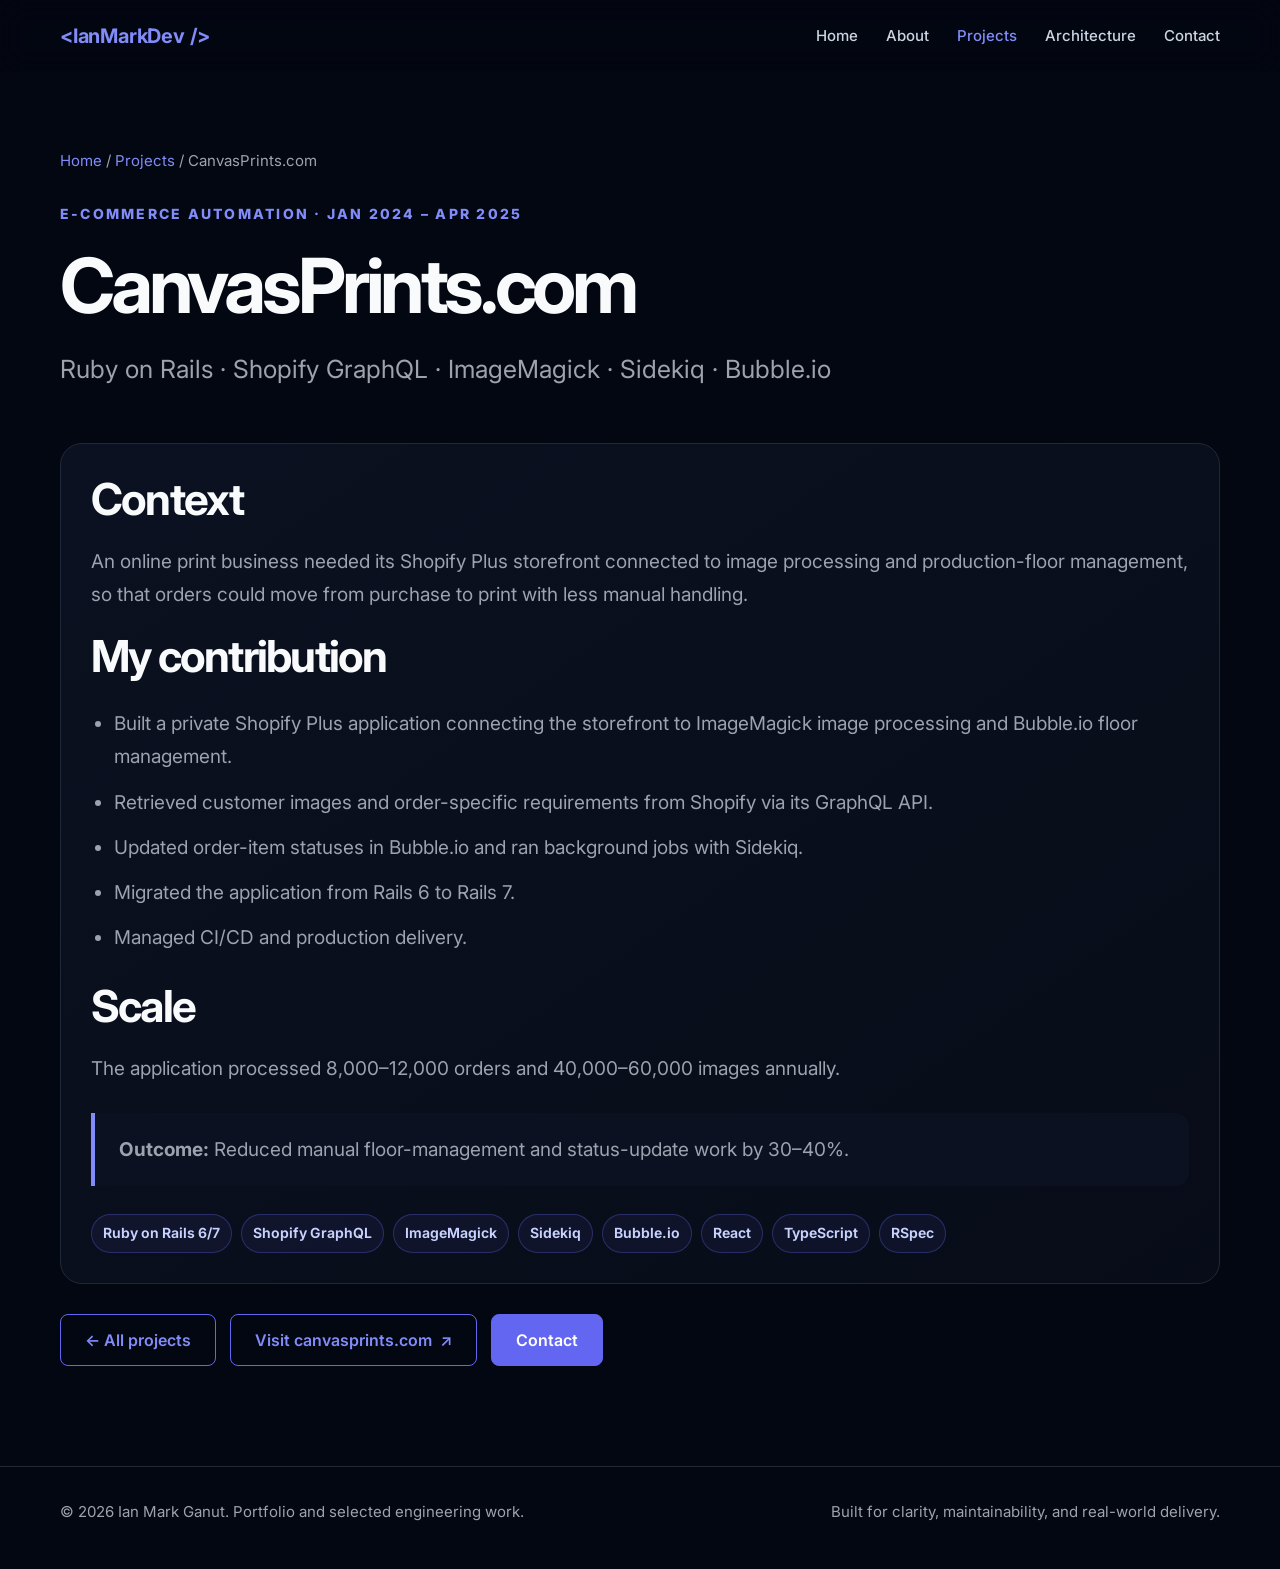
<file: projects/canvasprints.html>
<!doctype html>
<html lang="en"><head><meta charset="utf-8"><meta name="viewport" content="width=device-width, initial-scale=1">
<meta name="description" content="Senior full-stack software engineer portfolio covering SaaS architecture, production engineering and AI-assisted development.">
<title>CanvasPrints.com | Ian Mark Ganut</title><link rel="icon" href="../favicon.ico" sizes="48x48"><link rel="icon" href="../favicon.svg" type="image/svg+xml"><link rel="apple-touch-icon" href="../apple-touch-icon.png"><link rel="manifest" href="../site.webmanifest"><meta name="theme-color" content="#030712"><link rel="preconnect" href="https://fonts.googleapis.com"><link rel="preconnect" href="https://fonts.gstatic.com" crossorigin><link rel="stylesheet" href="https://fonts.googleapis.com/css2?family=Inter:wght@400;500;600;700;800&display=swap"><link rel="stylesheet" href="../styles.css"></head>
<body><header class="site-header"><div class="container nav">
<a class="brand" href="../index.html">&lt;IanMarkDev /&gt;</a>
<nav class="nav-links" aria-label="Main navigation">
<a href="../index.html">Home</a><a href="../about.html">About</a><a href="../projects.html" class="active" aria-current="page">Projects</a><a href="../architecture.html">Architecture</a><a href="../contact.html">Contact</a>
</nav></div></header><main><div class="container"><div class="breadcrumb"><a href="../index.html">Home</a> / <a href="../projects.html">Projects</a> / CanvasPrints.com</div>
<section class="page-intro"><div class="eyebrow">E-commerce automation · Jan 2024 – Apr 2025</div><h1>CanvasPrints.com</h1><p class="lead">Ruby on Rails · Shopify GraphQL · ImageMagick · Sidekiq · Bubble.io</p></section>
<div class="case-panel">
<h2>Context</h2><p>An online print business needed its Shopify Plus storefront connected to image processing and production-floor management, so that orders could move from purchase to print with less manual handling.</p>
<h2>My contribution</h2><ul class="list"><li>Built a private Shopify Plus application connecting the storefront to ImageMagick image processing and Bubble.io floor management.</li><li>Retrieved customer images and order-specific requirements from Shopify via its GraphQL API.</li><li>Updated order-item statuses in Bubble.io and ran background jobs with Sidekiq.</li><li>Migrated the application from Rails 6 to Rails 7.</li><li>Managed CI/CD and production delivery.</li></ul>
<h2>Scale</h2><p>The application processed 8,000–12,000 orders and 40,000–60,000 images annually.</p>
<div class="callout"><p><strong>Outcome:</strong> Reduced manual floor-management and status-update work by 30–40%.</p></div>
<div class="tag-list"><span class="tag">Ruby on Rails 6/7</span><span class="tag">Shopify GraphQL</span><span class="tag">ImageMagick</span><span class="tag">Sidekiq</span><span class="tag">Bubble.io</span><span class="tag">React</span><span class="tag">TypeScript</span><span class="tag">RSpec</span></div>
</div><div class="actions"><a class="button secondary" href="../projects.html">← All projects</a><a class="button secondary" href="https://www.canvasprints.com" target="_blank" rel="noopener">Visit canvasprints.com <span aria-hidden="true">↗</span></a><a class="button" href="../contact.html">Contact</a></div></div></main><footer class="footer"><div class="container footer-inner"><span>© 2026 Ian Mark Ganut. Portfolio and selected engineering work.</span><span>Built for clarity, maintainability, and real-world delivery.</span></div></footer></body></html>
</file>
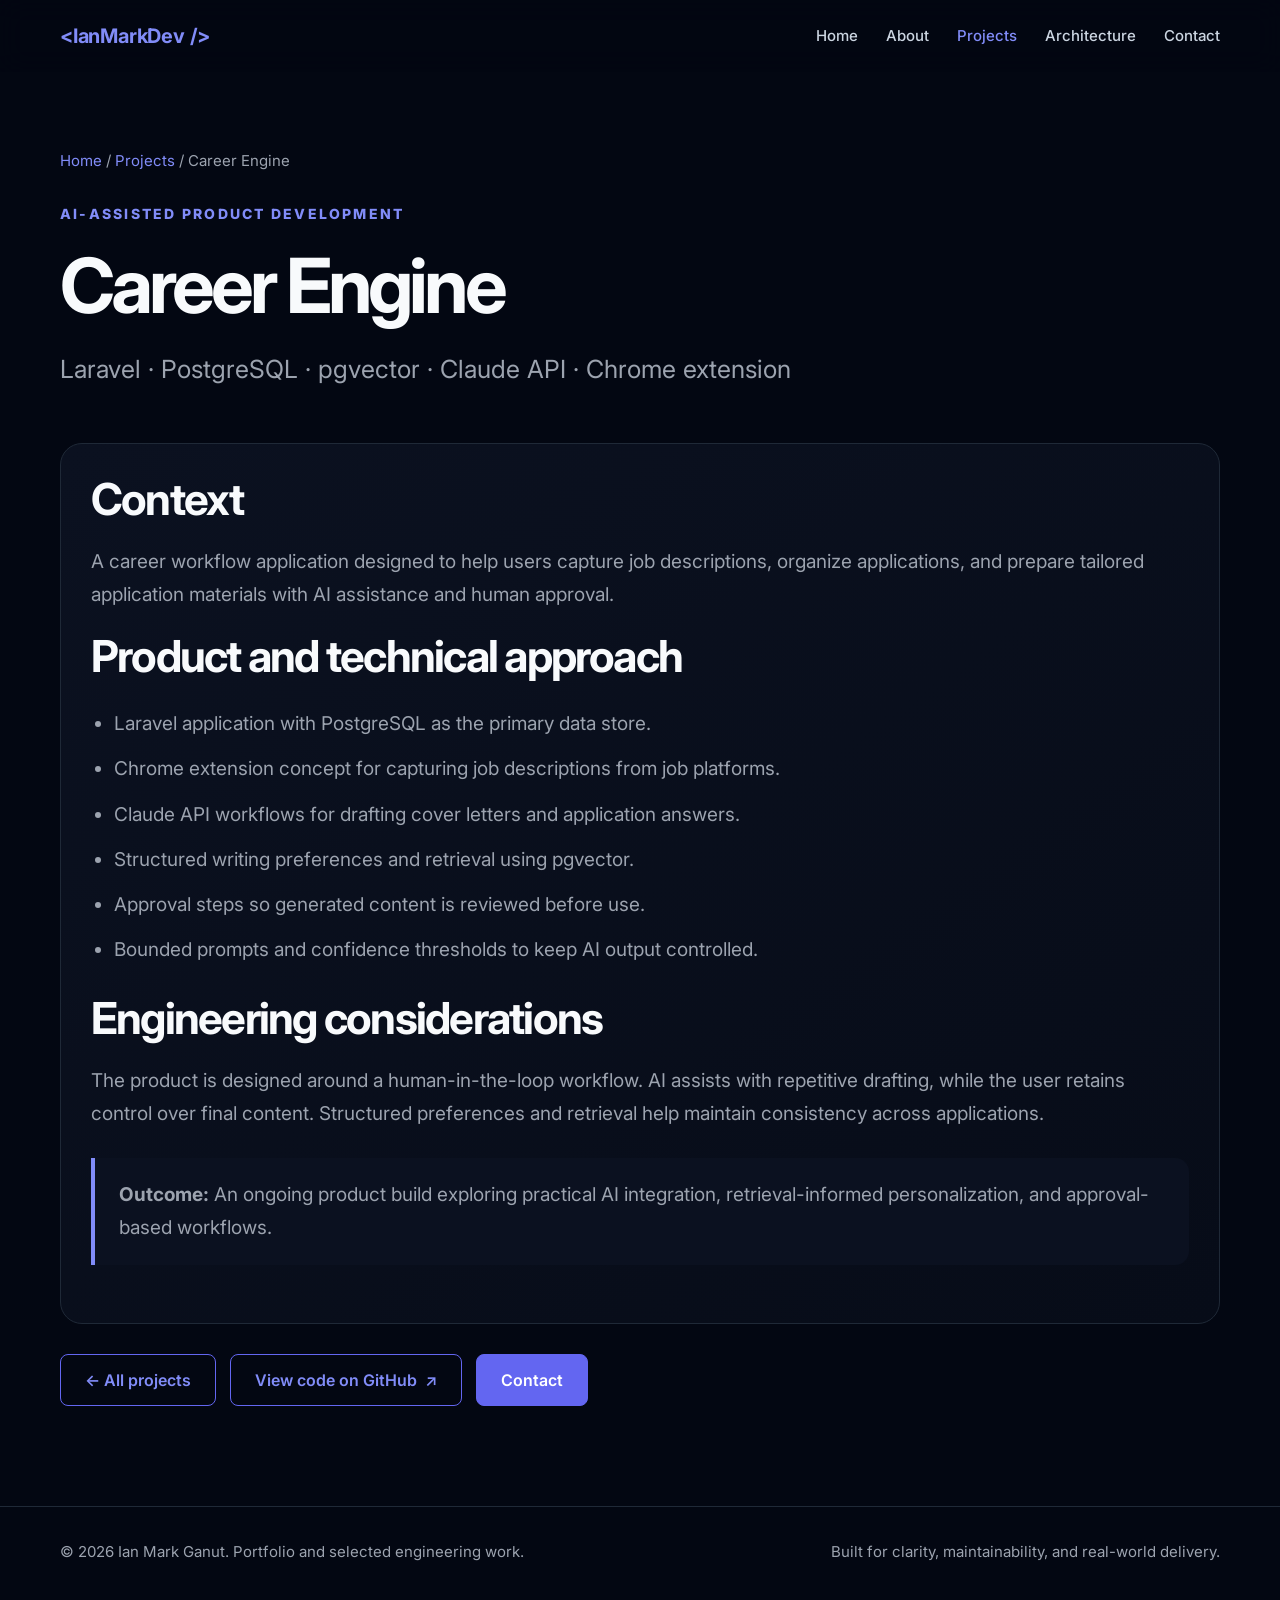
<file: projects/career-engine.html>
<!doctype html>
<html lang="en"><head><meta charset="utf-8"><meta name="viewport" content="width=device-width, initial-scale=1">
<meta name="description" content="Senior full-stack software engineer portfolio covering SaaS architecture, production engineering and AI-assisted development.">
<title>Career Engine | Ian Mark Ganut</title><link rel="icon" href="../favicon.ico" sizes="48x48"><link rel="icon" href="../favicon.svg" type="image/svg+xml"><link rel="apple-touch-icon" href="../apple-touch-icon.png"><link rel="manifest" href="../site.webmanifest"><meta name="theme-color" content="#030712"><link rel="preconnect" href="https://fonts.googleapis.com"><link rel="preconnect" href="https://fonts.gstatic.com" crossorigin><link rel="stylesheet" href="https://fonts.googleapis.com/css2?family=Inter:wght@400;500;600;700;800&display=swap"><link rel="stylesheet" href="../styles.css"></head>
<body><header class="site-header"><div class="container nav">
<a class="brand" href="../index.html">&lt;IanMarkDev /&gt;</a>
<nav class="nav-links" aria-label="Main navigation">
<a href="../index.html">Home</a><a href="../about.html">About</a><a href="../projects.html" class="active" aria-current="page">Projects</a><a href="../architecture.html">Architecture</a><a href="../contact.html">Contact</a>
</nav></div></header><main><div class="container"><div class="breadcrumb"><a href="../index.html">Home</a> / <a href="../projects.html">Projects</a> / Career Engine</div>
<section class="page-intro"><div class="eyebrow">AI-assisted product development</div><h1>Career Engine</h1><p class="lead">Laravel · PostgreSQL · pgvector · Claude API · Chrome extension</p></section>
<div class="case-panel">
<h2>Context</h2><p>A career workflow application designed to help users capture job descriptions, organize applications, and prepare tailored application materials with AI assistance and human approval.</p>
<h2>Product and technical approach</h2><ul class="list"><li>Laravel application with PostgreSQL as the primary data store.</li><li>Chrome extension concept for capturing job descriptions from job platforms.</li><li>Claude API workflows for drafting cover letters and application answers.</li><li>Structured writing preferences and retrieval using pgvector.</li><li>Approval steps so generated content is reviewed before use.</li><li>Bounded prompts and confidence thresholds to keep AI output controlled.</li></ul>
<h2>Engineering considerations</h2><p>The product is designed around a human-in-the-loop workflow. AI assists with repetitive drafting, while the user retains control over final content. Structured preferences and retrieval help maintain consistency across applications.</p>
<div class="callout"><p><strong>Outcome:</strong> An ongoing product build exploring practical AI integration, retrieval-informed personalization, and approval-based workflows.</p></div>

</div><div class="actions"><a class="button secondary" href="../projects.html">← All projects</a><a class="button secondary" href="https://github.com/ianmarkdev/atlas" target="_blank" rel="noopener">View code on GitHub <span aria-hidden="true">↗</span></a><a class="button" href="../contact.html">Contact</a></div></div></main><footer class="footer"><div class="container footer-inner"><span>© 2026 Ian Mark Ganut. Portfolio and selected engineering work.</span><span>Built for clarity, maintainability, and real-world delivery.</span></div></footer></body></html>
</file>
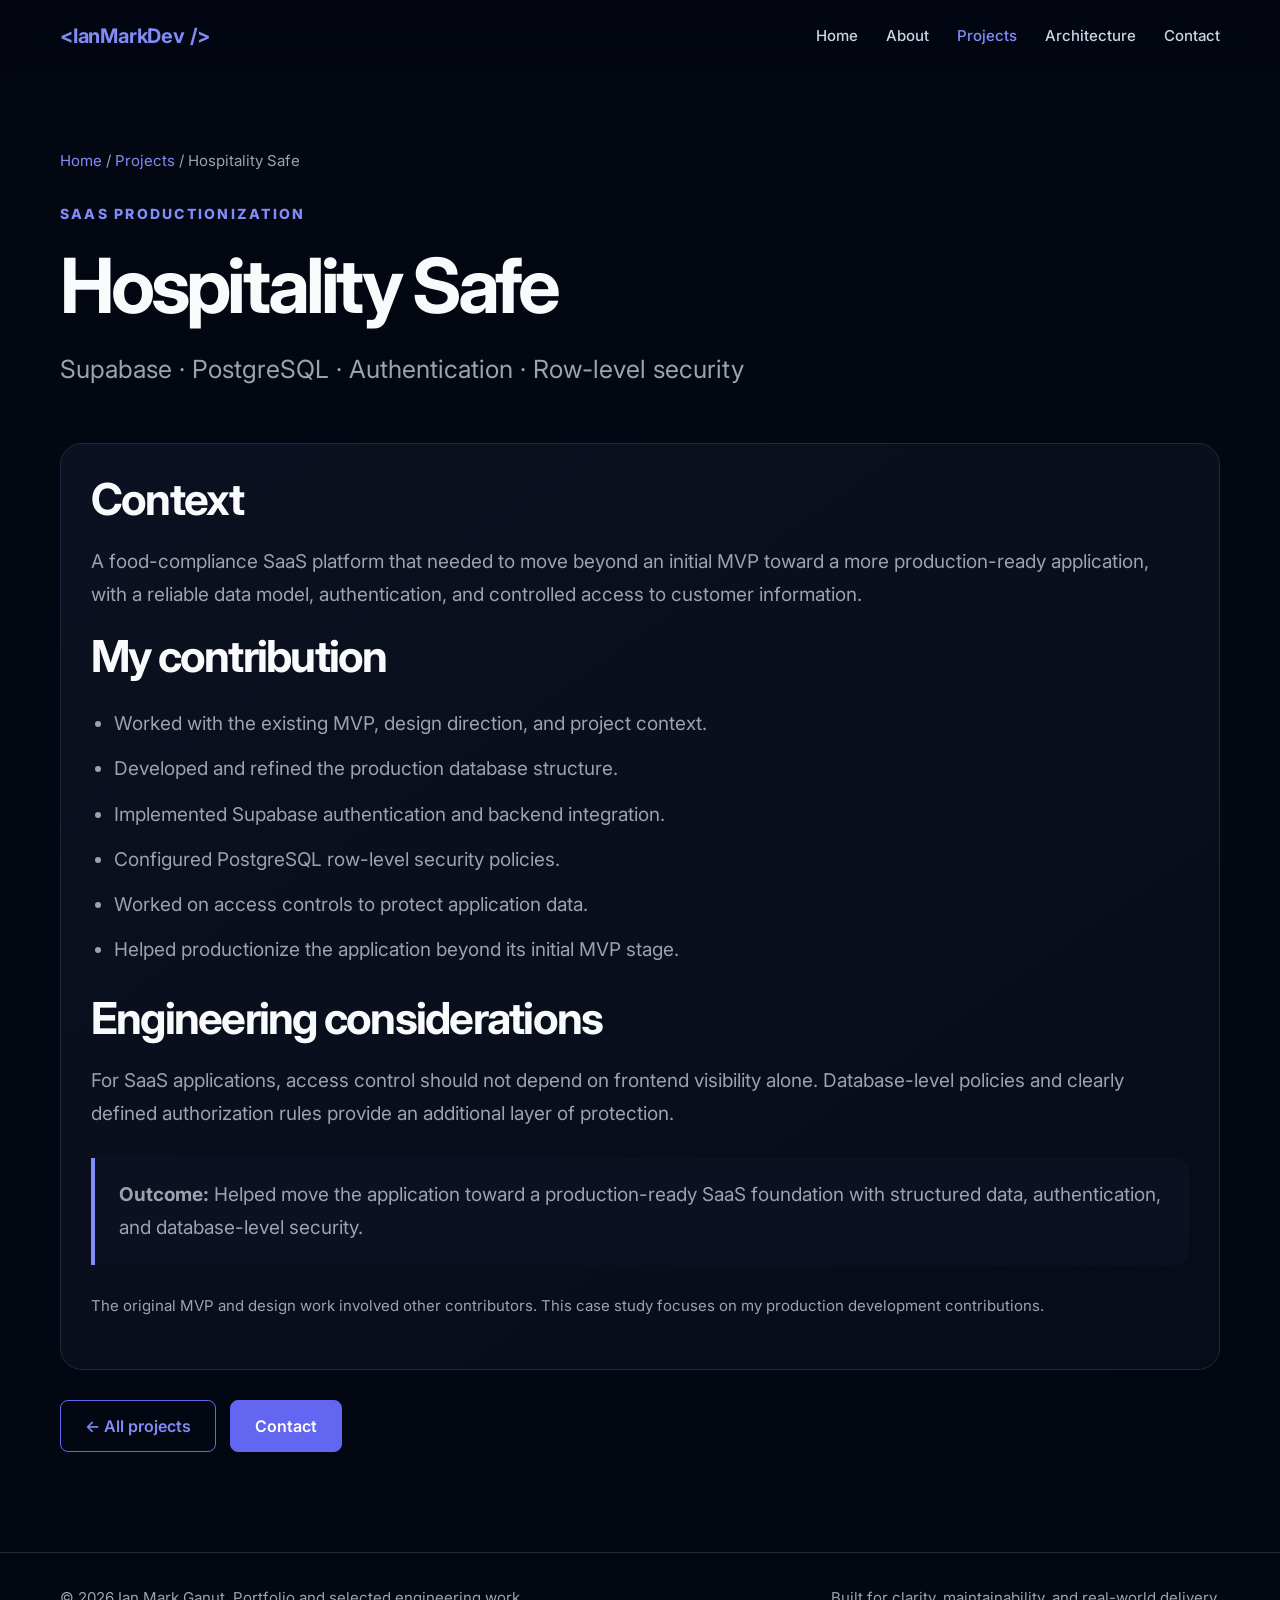
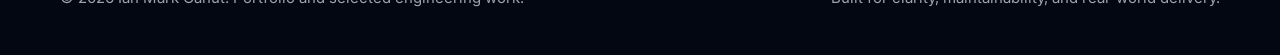
<file: projects/hospitality-safe.html>
<!doctype html>
<html lang="en"><head><meta charset="utf-8"><meta name="viewport" content="width=device-width, initial-scale=1">
<meta name="description" content="Senior full-stack software engineer portfolio covering SaaS architecture, production engineering and AI-assisted development.">
<title>Hospitality Safe | Ian Mark Ganut</title><link rel="icon" href="../favicon.ico" sizes="48x48"><link rel="icon" href="../favicon.svg" type="image/svg+xml"><link rel="apple-touch-icon" href="../apple-touch-icon.png"><link rel="manifest" href="../site.webmanifest"><meta name="theme-color" content="#030712"><link rel="preconnect" href="https://fonts.googleapis.com"><link rel="preconnect" href="https://fonts.gstatic.com" crossorigin><link rel="stylesheet" href="https://fonts.googleapis.com/css2?family=Inter:wght@400;500;600;700;800&display=swap"><link rel="stylesheet" href="../styles.css"></head>
<body><header class="site-header"><div class="container nav">
<a class="brand" href="../index.html">&lt;IanMarkDev /&gt;</a>
<nav class="nav-links" aria-label="Main navigation">
<a href="../index.html">Home</a><a href="../about.html">About</a><a href="../projects.html" class="active" aria-current="page">Projects</a><a href="../architecture.html">Architecture</a><a href="../contact.html">Contact</a>
</nav></div></header><main><div class="container"><div class="breadcrumb"><a href="../index.html">Home</a> / <a href="../projects.html">Projects</a> / Hospitality Safe</div>
<section class="page-intro"><div class="eyebrow">SaaS productionization</div><h1>Hospitality Safe</h1><p class="lead">Supabase · PostgreSQL · Authentication · Row-level security</p></section>
<div class="case-panel">
<h2>Context</h2><p>A food-compliance SaaS platform that needed to move beyond an initial MVP toward a more production-ready application, with a reliable data model, authentication, and controlled access to customer information.</p>
<h2>My contribution</h2><ul class="list"><li>Worked with the existing MVP, design direction, and project context.</li><li>Developed and refined the production database structure.</li><li>Implemented Supabase authentication and backend integration.</li><li>Configured PostgreSQL row-level security policies.</li><li>Worked on access controls to protect application data.</li><li>Helped productionize the application beyond its initial MVP stage.</li></ul>
<h2>Engineering considerations</h2><p>For SaaS applications, access control should not depend on frontend visibility alone. Database-level policies and clearly defined authorization rules provide an additional layer of protection.</p>
<div class="callout"><p><strong>Outcome:</strong> Helped move the application toward a production-ready SaaS foundation with structured data, authentication, and database-level security.</p></div>
<p class="note">The original MVP and design work involved other contributors. This case study focuses on my production development contributions.</p>
</div><div class="actions"><a class="button secondary" href="../projects.html">← All projects</a><a class="button" href="../contact.html">Contact</a></div></div></main><footer class="footer"><div class="container footer-inner"><span>© 2026 Ian Mark Ganut. Portfolio and selected engineering work.</span><span>Built for clarity, maintainability, and real-world delivery.</span></div></footer></body></html>
</file>
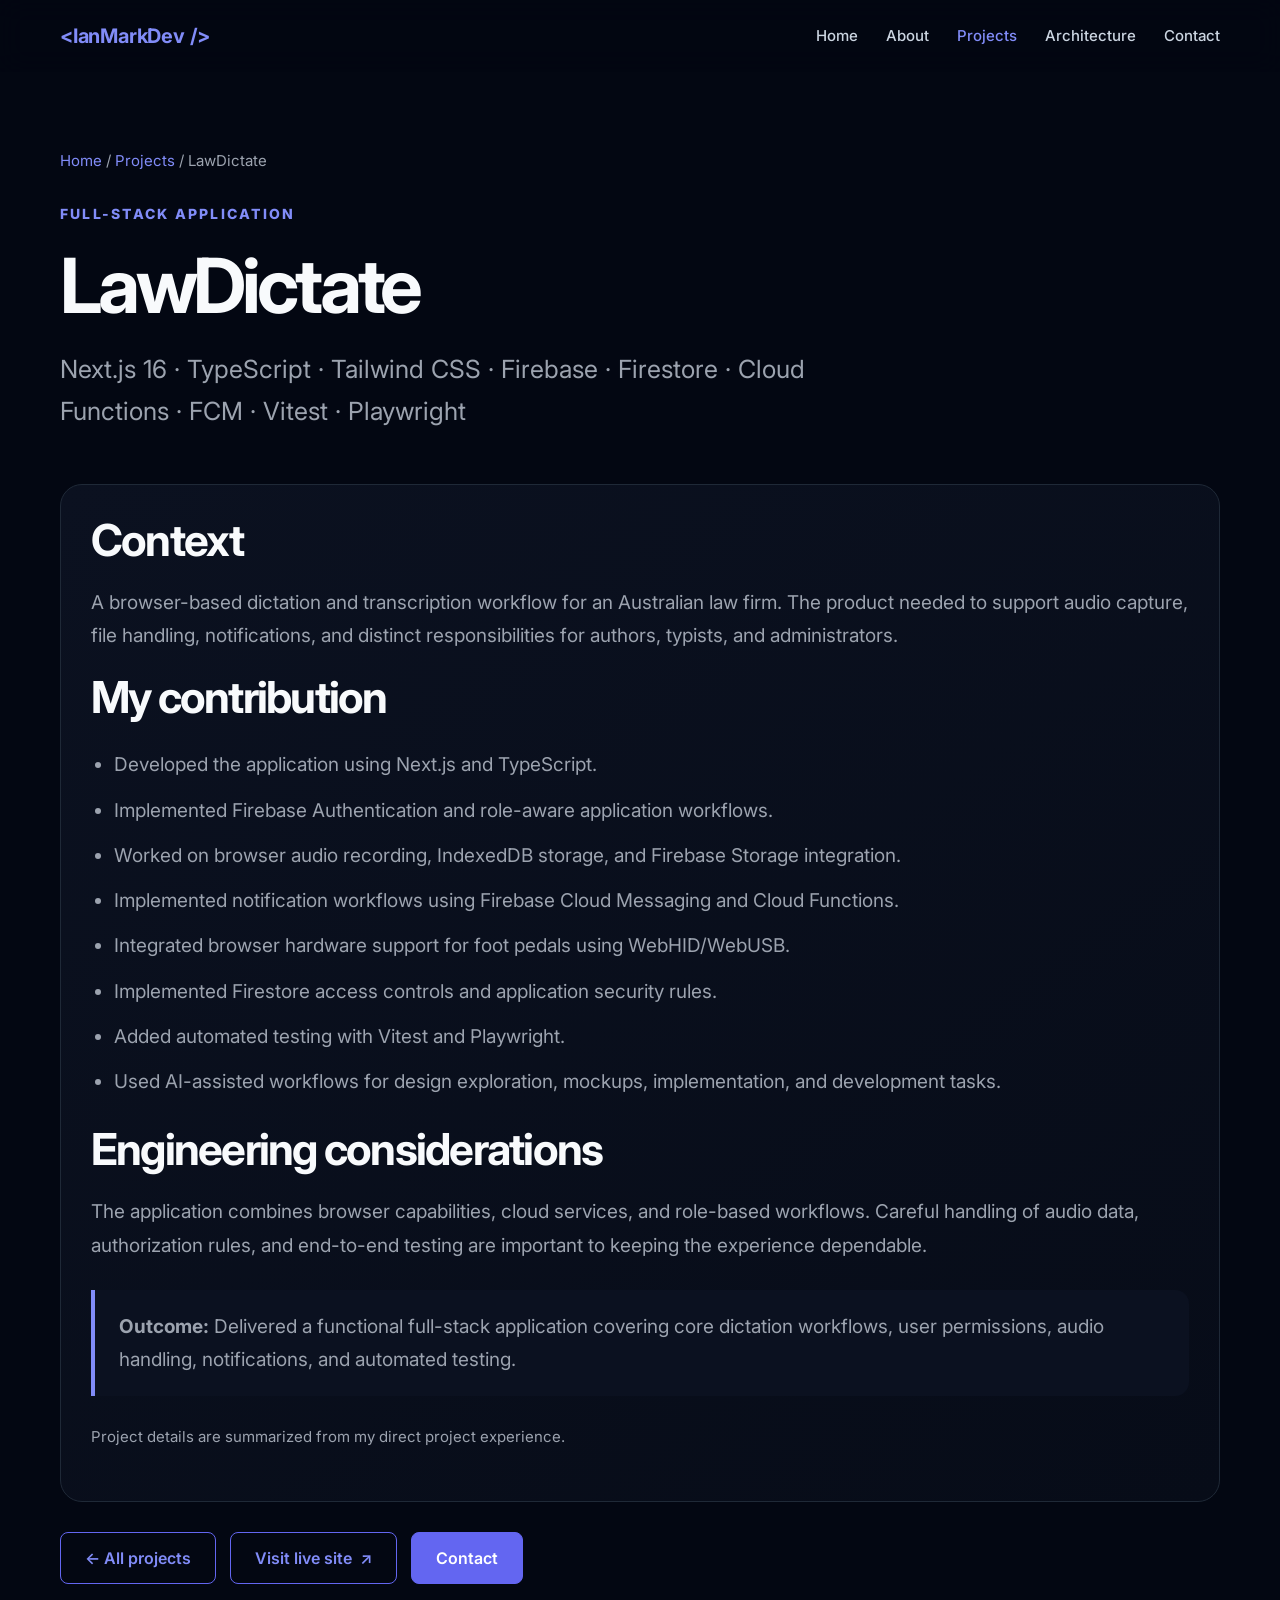
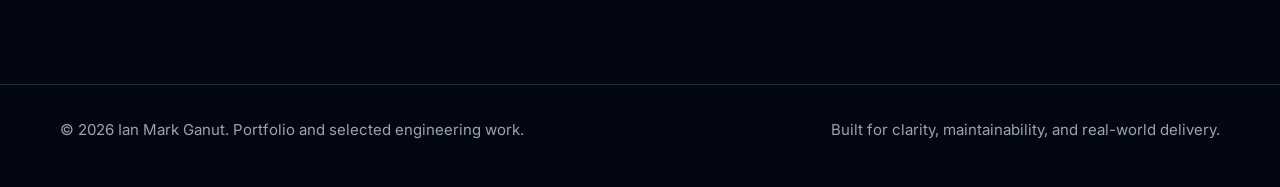
<file: projects/lawdictate.html>
<!doctype html>
<html lang="en"><head><meta charset="utf-8"><meta name="viewport" content="width=device-width, initial-scale=1">
<meta name="description" content="Senior full-stack software engineer portfolio covering SaaS architecture, production engineering and AI-assisted development.">
<title>LawDictate | Ian Mark Ganut</title><link rel="icon" href="../favicon.ico" sizes="48x48"><link rel="icon" href="../favicon.svg" type="image/svg+xml"><link rel="apple-touch-icon" href="../apple-touch-icon.png"><link rel="manifest" href="../site.webmanifest"><meta name="theme-color" content="#030712"><link rel="preconnect" href="https://fonts.googleapis.com"><link rel="preconnect" href="https://fonts.gstatic.com" crossorigin><link rel="stylesheet" href="https://fonts.googleapis.com/css2?family=Inter:wght@400;500;600;700;800&display=swap"><link rel="stylesheet" href="../styles.css"></head>
<body><header class="site-header"><div class="container nav">
<a class="brand" href="../index.html">&lt;IanMarkDev /&gt;</a>
<nav class="nav-links" aria-label="Main navigation">
<a href="../index.html">Home</a><a href="../about.html">About</a><a href="../projects.html" class="active" aria-current="page">Projects</a><a href="../architecture.html">Architecture</a><a href="../contact.html">Contact</a>
</nav></div></header><main><div class="container"><div class="breadcrumb"><a href="../index.html">Home</a> / <a href="../projects.html">Projects</a> / LawDictate</div>
<section class="page-intro"><div class="eyebrow">Full-stack application</div><h1>LawDictate</h1><p class="lead">Next.js 16 · TypeScript · Tailwind CSS · Firebase · Firestore · Cloud Functions · FCM · Vitest · Playwright</p></section>
<div class="case-panel">
<h2>Context</h2><p>A browser-based dictation and transcription workflow for an Australian law firm. The product needed to support audio capture, file handling, notifications, and distinct responsibilities for authors, typists, and administrators.</p>
<h2>My contribution</h2><ul class="list"><li>Developed the application using Next.js and TypeScript.</li><li>Implemented Firebase Authentication and role-aware application workflows.</li><li>Worked on browser audio recording, IndexedDB storage, and Firebase Storage integration.</li><li>Implemented notification workflows using Firebase Cloud Messaging and Cloud Functions.</li><li>Integrated browser hardware support for foot pedals using WebHID/WebUSB.</li><li>Implemented Firestore access controls and application security rules.</li><li>Added automated testing with Vitest and Playwright.</li><li>Used AI-assisted workflows for design exploration, mockups, implementation, and development tasks.</li></ul>
<h2>Engineering considerations</h2><p>The application combines browser capabilities, cloud services, and role-based workflows. Careful handling of audio data, authorization rules, and end-to-end testing are important to keeping the experience dependable.</p>
<div class="callout"><p><strong>Outcome:</strong> Delivered a functional full-stack application covering core dictation workflows, user permissions, audio handling, notifications, and automated testing.</p></div>
<p class="note">Project details are summarized from my direct project experience.</p>
</div><div class="actions"><a class="button secondary" href="../projects.html">← All projects</a><a class="button secondary" href="https://dict8.com.au/" target="_blank" rel="noopener">Visit live site <span aria-hidden="true">↗</span></a><a class="button" href="../contact.html">Contact</a></div></div></main><footer class="footer"><div class="container footer-inner"><span>© 2026 Ian Mark Ganut. Portfolio and selected engineering work.</span><span>Built for clarity, maintainability, and real-world delivery.</span></div></footer></body></html>
</file>
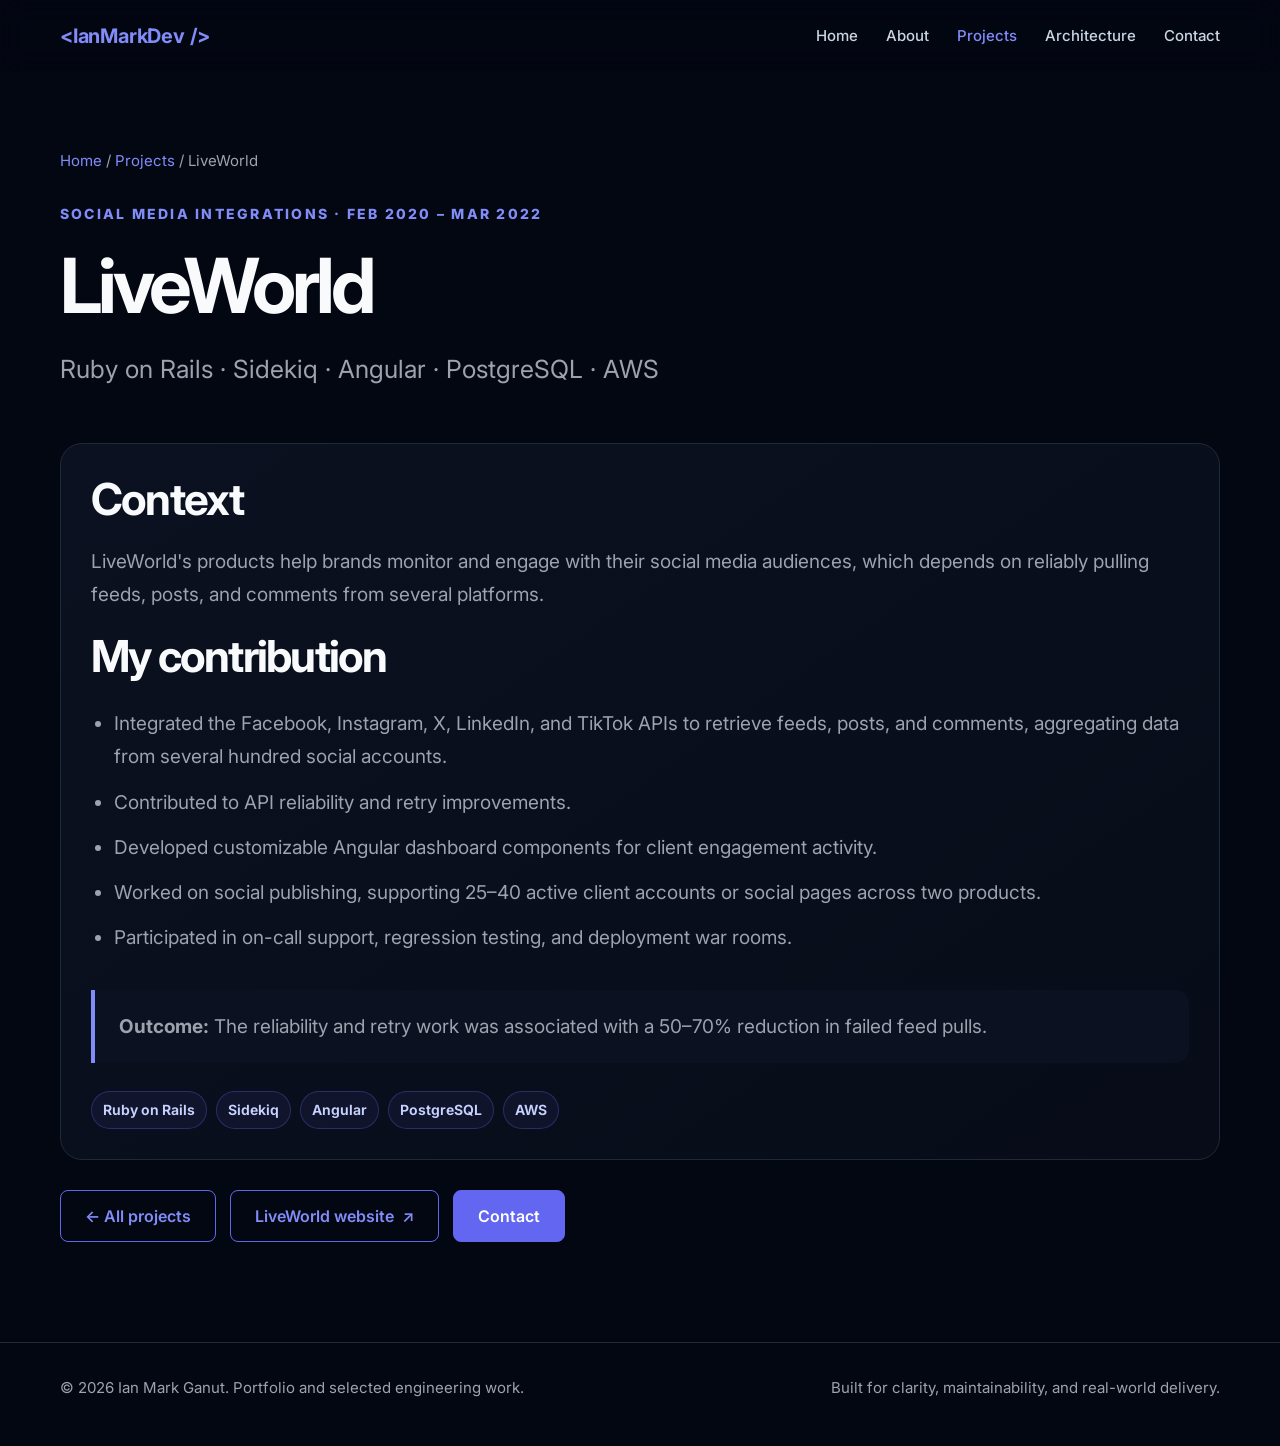
<file: projects/liveworld.html>
<!doctype html>
<html lang="en"><head><meta charset="utf-8"><meta name="viewport" content="width=device-width, initial-scale=1">
<meta name="description" content="Senior full-stack software engineer portfolio covering SaaS architecture, production engineering and AI-assisted development.">
<title>LiveWorld | Ian Mark Ganut</title><link rel="icon" href="../favicon.ico" sizes="48x48"><link rel="icon" href="../favicon.svg" type="image/svg+xml"><link rel="apple-touch-icon" href="../apple-touch-icon.png"><link rel="manifest" href="../site.webmanifest"><meta name="theme-color" content="#030712"><link rel="preconnect" href="https://fonts.googleapis.com"><link rel="preconnect" href="https://fonts.gstatic.com" crossorigin><link rel="stylesheet" href="https://fonts.googleapis.com/css2?family=Inter:wght@400;500;600;700;800&display=swap"><link rel="stylesheet" href="../styles.css"></head>
<body><header class="site-header"><div class="container nav">
<a class="brand" href="../index.html">&lt;IanMarkDev /&gt;</a>
<nav class="nav-links" aria-label="Main navigation">
<a href="../index.html">Home</a><a href="../about.html">About</a><a href="../projects.html" class="active" aria-current="page">Projects</a><a href="../architecture.html">Architecture</a><a href="../contact.html">Contact</a>
</nav></div></header><main><div class="container"><div class="breadcrumb"><a href="../index.html">Home</a> / <a href="../projects.html">Projects</a> / LiveWorld</div>
<section class="page-intro"><div class="eyebrow">Social media integrations · Feb 2020 – Mar 2022</div><h1>LiveWorld</h1><p class="lead">Ruby on Rails · Sidekiq · Angular · PostgreSQL · AWS</p></section>
<div class="case-panel">
<h2>Context</h2><p>LiveWorld's products help brands monitor and engage with their social media audiences, which depends on reliably pulling feeds, posts, and comments from several platforms.</p>
<h2>My contribution</h2><ul class="list"><li>Integrated the Facebook, Instagram, X, LinkedIn, and TikTok APIs to retrieve feeds, posts, and comments, aggregating data from several hundred social accounts.</li><li>Contributed to API reliability and retry improvements.</li><li>Developed customizable Angular dashboard components for client engagement activity.</li><li>Worked on social publishing, supporting 25–40 active client accounts or social pages across two products.</li><li>Participated in on-call support, regression testing, and deployment war rooms.</li></ul>
<div class="callout"><p><strong>Outcome:</strong> The reliability and retry work was associated with a 50–70% reduction in failed feed pulls.</p></div>
<div class="tag-list"><span class="tag">Ruby on Rails</span><span class="tag">Sidekiq</span><span class="tag">Angular</span><span class="tag">PostgreSQL</span><span class="tag">AWS</span></div>
</div><div class="actions"><a class="button secondary" href="../projects.html">← All projects</a><a class="button secondary" href="https://www.liveworld.com" target="_blank" rel="noopener">LiveWorld website <span aria-hidden="true">↗</span></a><a class="button" href="../contact.html">Contact</a></div></div></main><footer class="footer"><div class="container footer-inner"><span>© 2026 Ian Mark Ganut. Portfolio and selected engineering work.</span><span>Built for clarity, maintainability, and real-world delivery.</span></div></footer></body></html>
</file>
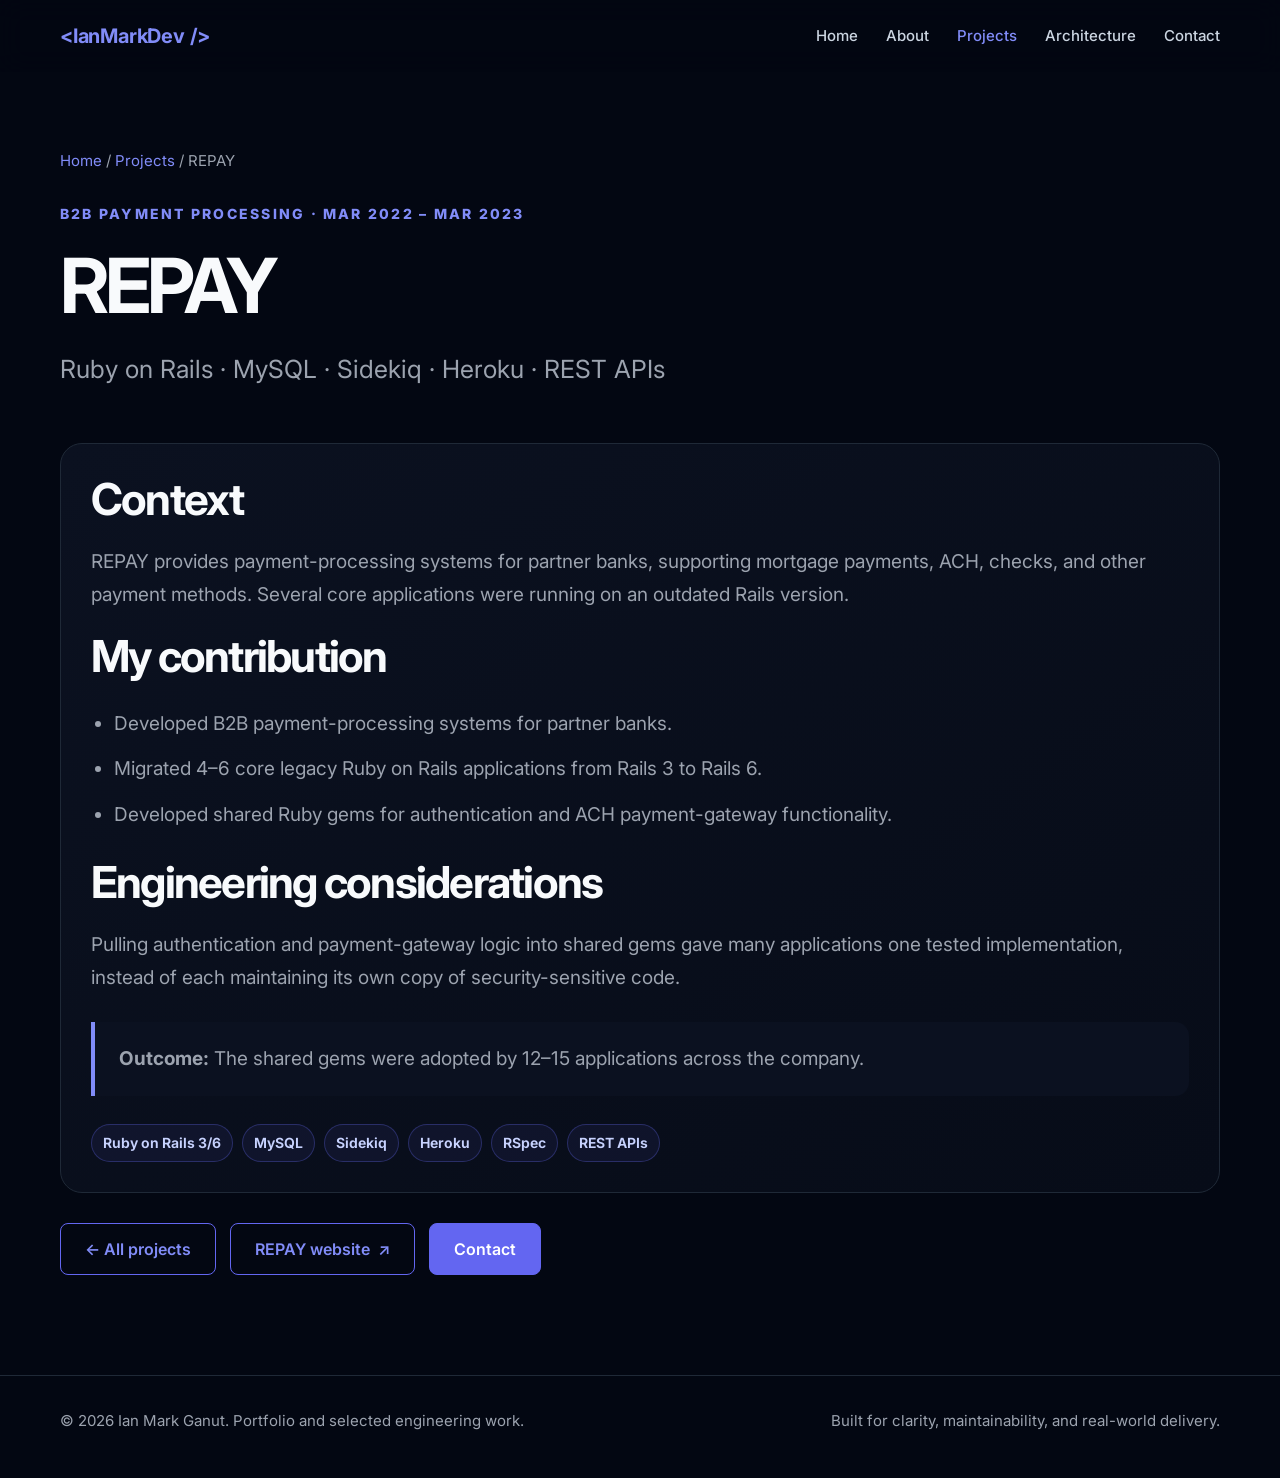
<file: projects/repay.html>
<!doctype html>
<html lang="en"><head><meta charset="utf-8"><meta name="viewport" content="width=device-width, initial-scale=1">
<meta name="description" content="Senior full-stack software engineer portfolio covering SaaS architecture, production engineering and AI-assisted development.">
<title>REPAY | Ian Mark Ganut</title><link rel="icon" href="../favicon.ico" sizes="48x48"><link rel="icon" href="../favicon.svg" type="image/svg+xml"><link rel="apple-touch-icon" href="../apple-touch-icon.png"><link rel="manifest" href="../site.webmanifest"><meta name="theme-color" content="#030712"><link rel="preconnect" href="https://fonts.googleapis.com"><link rel="preconnect" href="https://fonts.gstatic.com" crossorigin><link rel="stylesheet" href="https://fonts.googleapis.com/css2?family=Inter:wght@400;500;600;700;800&display=swap"><link rel="stylesheet" href="../styles.css"></head>
<body><header class="site-header"><div class="container nav">
<a class="brand" href="../index.html">&lt;IanMarkDev /&gt;</a>
<nav class="nav-links" aria-label="Main navigation">
<a href="../index.html">Home</a><a href="../about.html">About</a><a href="../projects.html" class="active" aria-current="page">Projects</a><a href="../architecture.html">Architecture</a><a href="../contact.html">Contact</a>
</nav></div></header><main><div class="container"><div class="breadcrumb"><a href="../index.html">Home</a> / <a href="../projects.html">Projects</a> / REPAY</div>
<section class="page-intro"><div class="eyebrow">B2B payment processing · Mar 2022 – Mar 2023</div><h1>REPAY</h1><p class="lead">Ruby on Rails · MySQL · Sidekiq · Heroku · REST APIs</p></section>
<div class="case-panel">
<h2>Context</h2><p>REPAY provides payment-processing systems for partner banks, supporting mortgage payments, ACH, checks, and other payment methods. Several core applications were running on an outdated Rails version.</p>
<h2>My contribution</h2><ul class="list"><li>Developed B2B payment-processing systems for partner banks.</li><li>Migrated 4–6 core legacy Ruby on Rails applications from Rails 3 to Rails 6.</li><li>Developed shared Ruby gems for authentication and ACH payment-gateway functionality.</li></ul>
<h2>Engineering considerations</h2><p>Pulling authentication and payment-gateway logic into shared gems gave many applications one tested implementation, instead of each maintaining its own copy of security-sensitive code.</p>
<div class="callout"><p><strong>Outcome:</strong> The shared gems were adopted by 12–15 applications across the company.</p></div>
<div class="tag-list"><span class="tag">Ruby on Rails 3/6</span><span class="tag">MySQL</span><span class="tag">Sidekiq</span><span class="tag">Heroku</span><span class="tag">RSpec</span><span class="tag">REST APIs</span></div>
</div><div class="actions"><a class="button secondary" href="../projects.html">← All projects</a><a class="button secondary" href="https://www.repay.com" target="_blank" rel="noopener">REPAY website <span aria-hidden="true">↗</span></a><a class="button" href="../contact.html">Contact</a></div></div></main><footer class="footer"><div class="container footer-inner"><span>© 2026 Ian Mark Ganut. Portfolio and selected engineering work.</span><span>Built for clarity, maintainability, and real-world delivery.</span></div></footer></body></html>
</file>
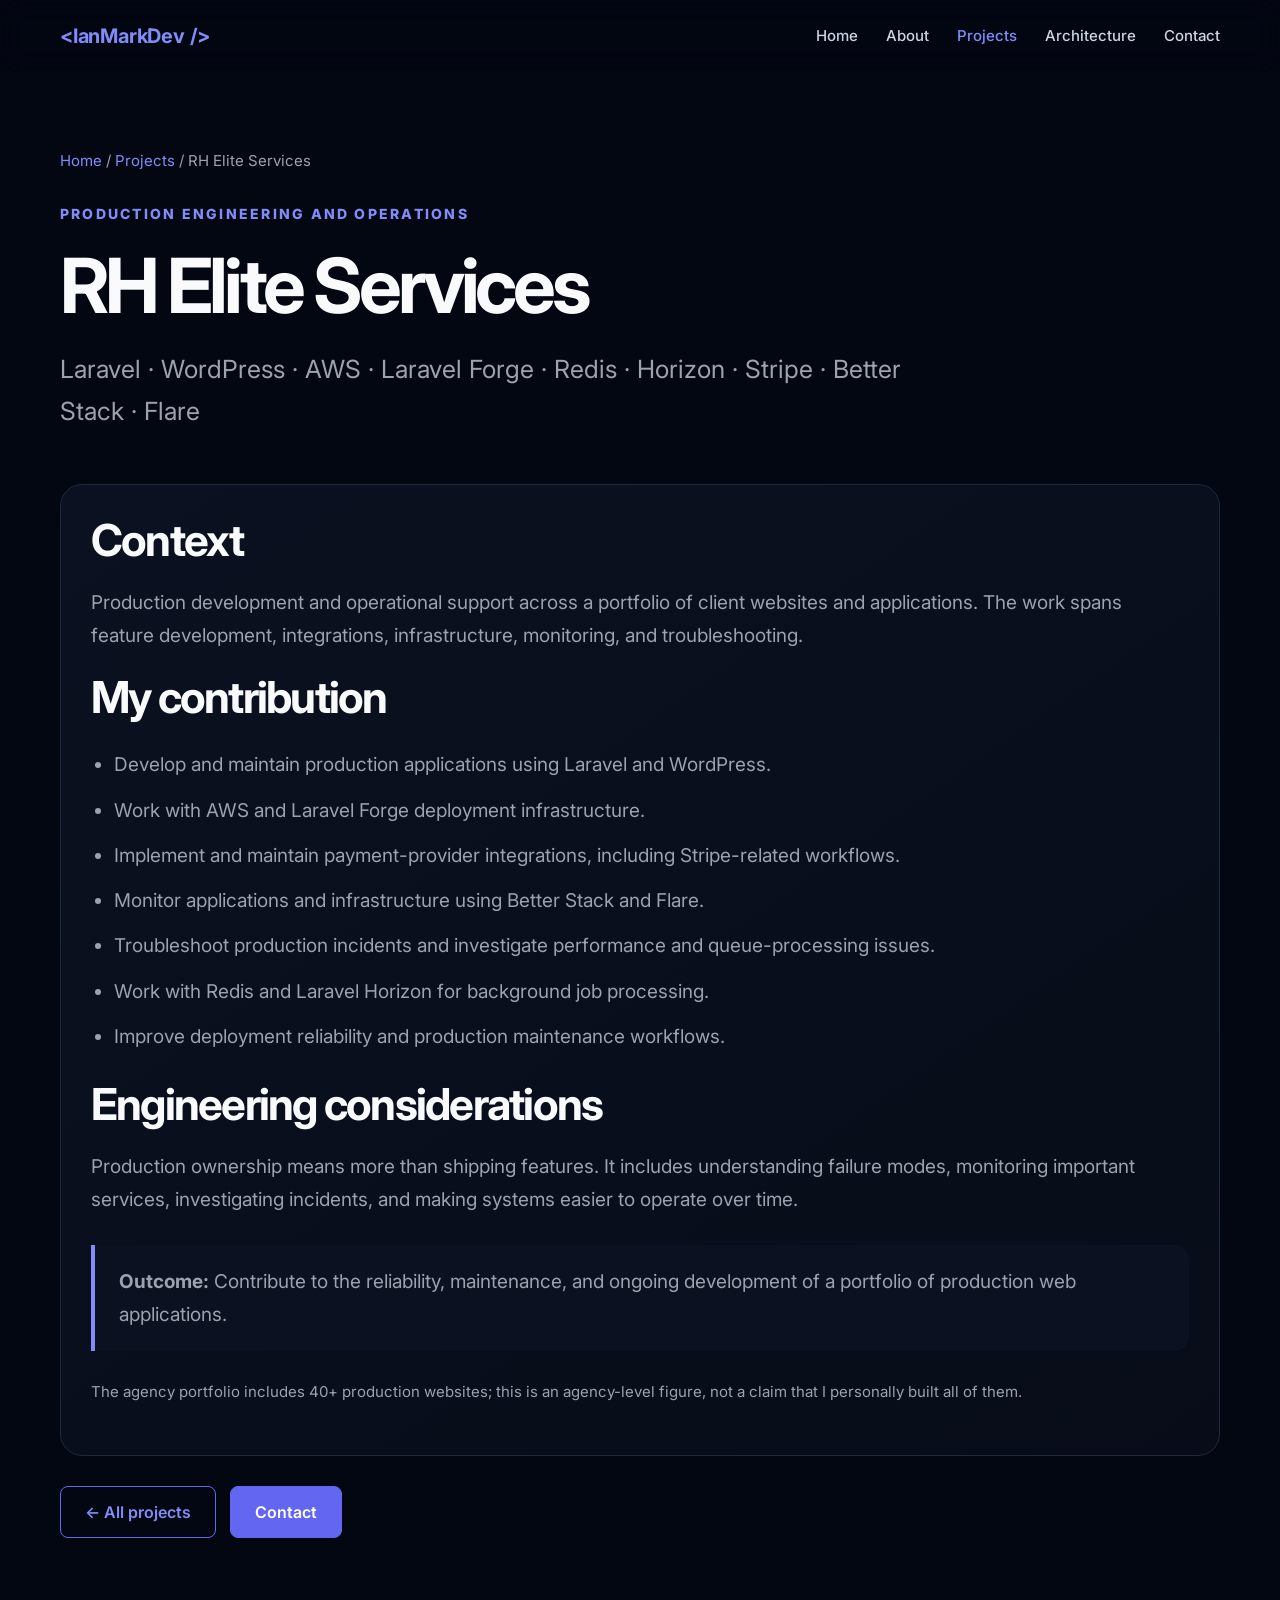
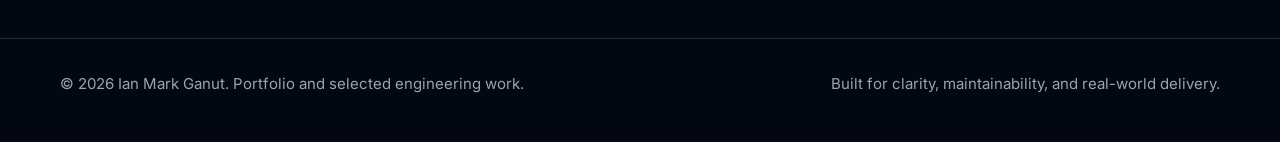
<file: projects/rh-elite-services.html>
<!doctype html>
<html lang="en"><head><meta charset="utf-8"><meta name="viewport" content="width=device-width, initial-scale=1">
<meta name="description" content="Senior full-stack software engineer portfolio covering SaaS architecture, production engineering and AI-assisted development.">
<title>RH Elite Services | Ian Mark Ganut</title><link rel="icon" href="../favicon.ico" sizes="48x48"><link rel="icon" href="../favicon.svg" type="image/svg+xml"><link rel="apple-touch-icon" href="../apple-touch-icon.png"><link rel="manifest" href="../site.webmanifest"><meta name="theme-color" content="#030712"><link rel="preconnect" href="https://fonts.googleapis.com"><link rel="preconnect" href="https://fonts.gstatic.com" crossorigin><link rel="stylesheet" href="https://fonts.googleapis.com/css2?family=Inter:wght@400;500;600;700;800&display=swap"><link rel="stylesheet" href="../styles.css"></head>
<body><header class="site-header"><div class="container nav">
<a class="brand" href="../index.html">&lt;IanMarkDev /&gt;</a>
<nav class="nav-links" aria-label="Main navigation">
<a href="../index.html">Home</a><a href="../about.html">About</a><a href="../projects.html" class="active" aria-current="page">Projects</a><a href="../architecture.html">Architecture</a><a href="../contact.html">Contact</a>
</nav></div></header><main><div class="container"><div class="breadcrumb"><a href="../index.html">Home</a> / <a href="../projects.html">Projects</a> / RH Elite Services</div>
<section class="page-intro"><div class="eyebrow">Production engineering and operations</div><h1>RH Elite Services</h1><p class="lead">Laravel · WordPress · AWS · Laravel Forge · Redis · Horizon · Stripe · Better Stack · Flare</p></section>
<div class="case-panel">
<h2>Context</h2><p>Production development and operational support across a portfolio of client websites and applications. The work spans feature development, integrations, infrastructure, monitoring, and troubleshooting.</p>
<h2>My contribution</h2><ul class="list"><li>Develop and maintain production applications using Laravel and WordPress.</li><li>Work with AWS and Laravel Forge deployment infrastructure.</li><li>Implement and maintain payment-provider integrations, including Stripe-related workflows.</li><li>Monitor applications and infrastructure using Better Stack and Flare.</li><li>Troubleshoot production incidents and investigate performance and queue-processing issues.</li><li>Work with Redis and Laravel Horizon for background job processing.</li><li>Improve deployment reliability and production maintenance workflows.</li></ul>
<h2>Engineering considerations</h2><p>Production ownership means more than shipping features. It includes understanding failure modes, monitoring important services, investigating incidents, and making systems easier to operate over time.</p>
<div class="callout"><p><strong>Outcome:</strong> Contribute to the reliability, maintenance, and ongoing development of a portfolio of production web applications.</p></div>
<p class="note">The agency portfolio includes 40+ production websites; this is an agency-level figure, not a claim that I personally built all of them.</p>
</div><div class="actions"><a class="button secondary" href="../projects.html">← All projects</a><a class="button" href="../contact.html">Contact</a></div></div></main><footer class="footer"><div class="container footer-inner"><span>© 2026 Ian Mark Ganut. Portfolio and selected engineering work.</span><span>Built for clarity, maintainability, and real-world delivery.</span></div></footer></body></html>
</file>
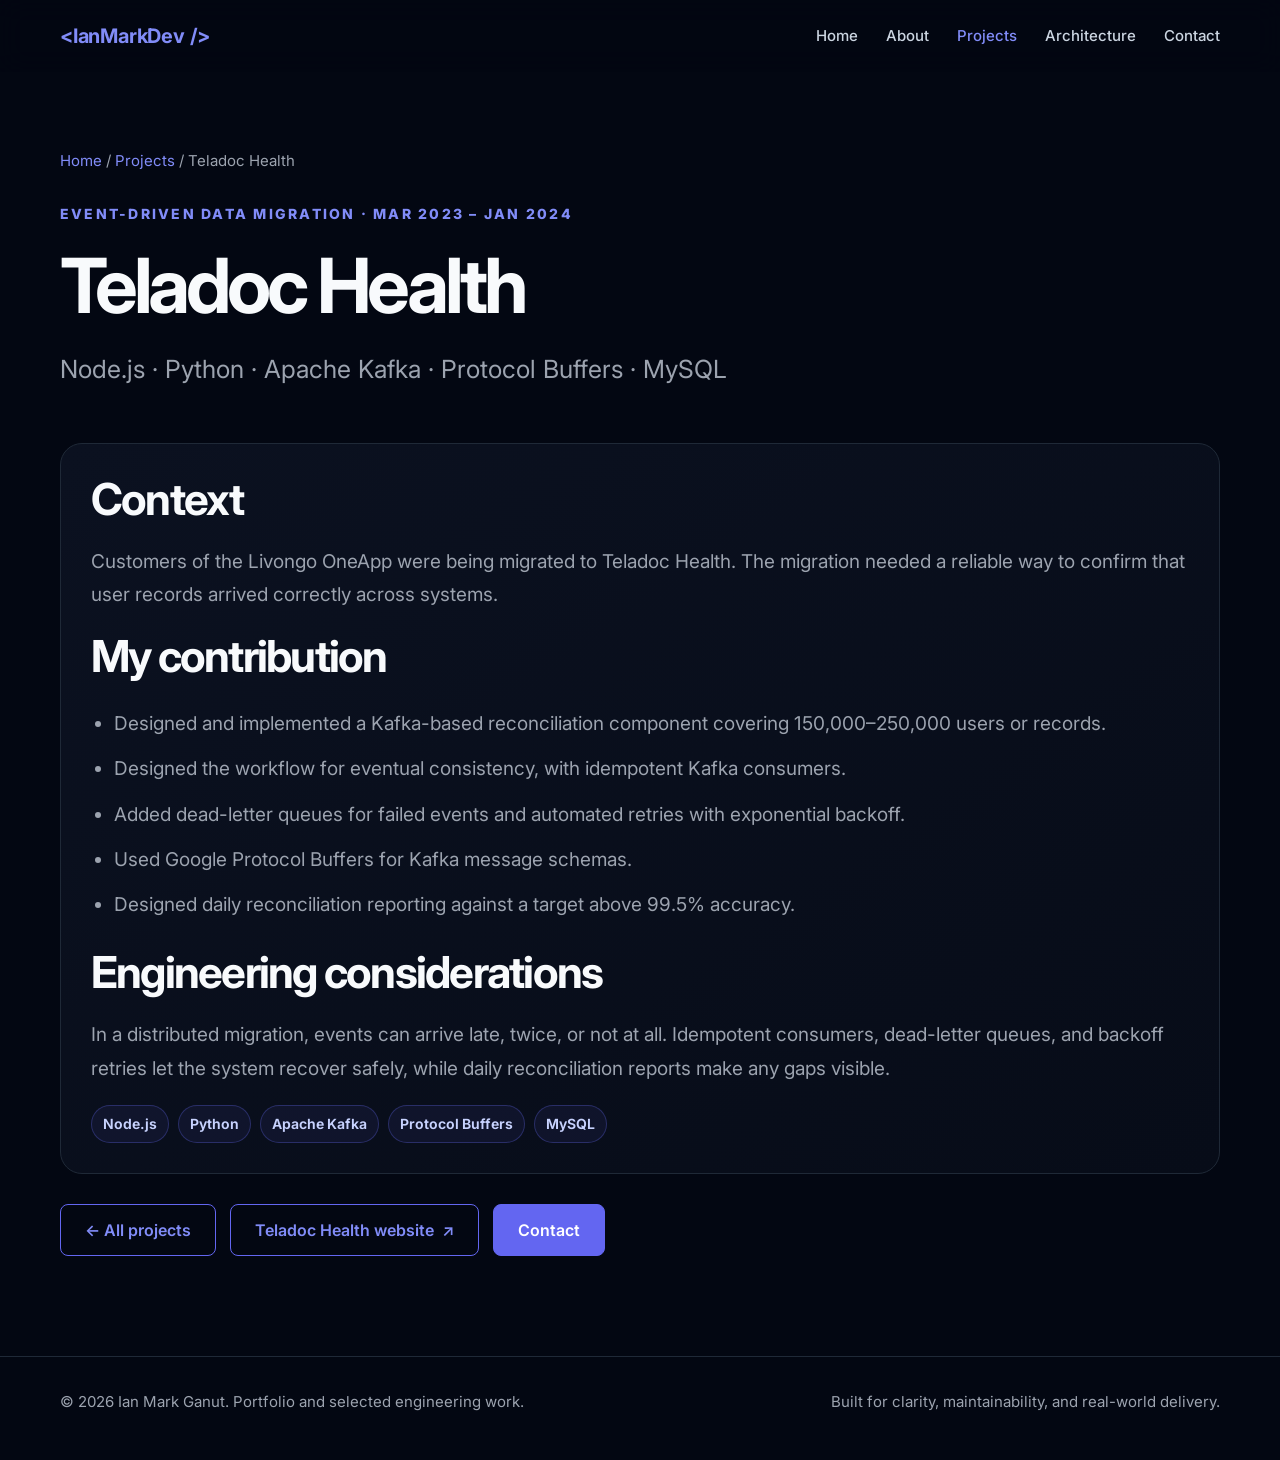
<file: projects/teladoc-health.html>
<!doctype html>
<html lang="en"><head><meta charset="utf-8"><meta name="viewport" content="width=device-width, initial-scale=1">
<meta name="description" content="Senior full-stack software engineer portfolio covering SaaS architecture, production engineering and AI-assisted development.">
<title>Teladoc Health | Ian Mark Ganut</title><link rel="icon" href="../favicon.ico" sizes="48x48"><link rel="icon" href="../favicon.svg" type="image/svg+xml"><link rel="apple-touch-icon" href="../apple-touch-icon.png"><link rel="manifest" href="../site.webmanifest"><meta name="theme-color" content="#030712"><link rel="preconnect" href="https://fonts.googleapis.com"><link rel="preconnect" href="https://fonts.gstatic.com" crossorigin><link rel="stylesheet" href="https://fonts.googleapis.com/css2?family=Inter:wght@400;500;600;700;800&display=swap"><link rel="stylesheet" href="../styles.css"></head>
<body><header class="site-header"><div class="container nav">
<a class="brand" href="../index.html">&lt;IanMarkDev /&gt;</a>
<nav class="nav-links" aria-label="Main navigation">
<a href="../index.html">Home</a><a href="../about.html">About</a><a href="../projects.html" class="active" aria-current="page">Projects</a><a href="../architecture.html">Architecture</a><a href="../contact.html">Contact</a>
</nav></div></header><main><div class="container"><div class="breadcrumb"><a href="../index.html">Home</a> / <a href="../projects.html">Projects</a> / Teladoc Health</div>
<section class="page-intro"><div class="eyebrow">Event-driven data migration · Mar 2023 – Jan 2024</div><h1>Teladoc Health</h1><p class="lead">Node.js · Python · Apache Kafka · Protocol Buffers · MySQL</p></section>
<div class="case-panel">
<h2>Context</h2><p>Customers of the Livongo OneApp were being migrated to Teladoc Health. The migration needed a reliable way to confirm that user records arrived correctly across systems.</p>
<h2>My contribution</h2><ul class="list"><li>Designed and implemented a Kafka-based reconciliation component covering 150,000–250,000 users or records.</li><li>Designed the workflow for eventual consistency, with idempotent Kafka consumers.</li><li>Added dead-letter queues for failed events and automated retries with exponential backoff.</li><li>Used Google Protocol Buffers for Kafka message schemas.</li><li>Designed daily reconciliation reporting against a target above 99.5% accuracy.</li></ul>
<h2>Engineering considerations</h2><p>In a distributed migration, events can arrive late, twice, or not at all. Idempotent consumers, dead-letter queues, and backoff retries let the system recover safely, while daily reconciliation reports make any gaps visible.</p>
<div class="tag-list"><span class="tag">Node.js</span><span class="tag">Python</span><span class="tag">Apache Kafka</span><span class="tag">Protocol Buffers</span><span class="tag">MySQL</span></div>
</div><div class="actions"><a class="button secondary" href="../projects.html">← All projects</a><a class="button secondary" href="https://www.teladochealth.com" target="_blank" rel="noopener">Teladoc Health website <span aria-hidden="true">↗</span></a><a class="button" href="../contact.html">Contact</a></div></div></main><footer class="footer"><div class="container footer-inner"><span>© 2026 Ian Mark Ganut. Portfolio and selected engineering work.</span><span>Built for clarity, maintainability, and real-world delivery.</span></div></footer></body></html>
</file>
<file: styles.css>
:root {
  --bg: #030712;
  --panel: #0b1120;
  --panel-2: #111827;
  --text: #f8fafc;
  --muted: #9ca3af;
  --line: #1f2937;
  --accent: #818cf8;
  --accent-2: #a78bfa;
  --indigo: #6366f1;
  --violet: #8b5cf6;
  --max: 1160px;
}
* { box-sizing: border-box; }
html { scroll-behavior: smooth; }
body {
  margin: 0; background: var(--bg); color: var(--text);
  font: 19px/1.75 Inter, ui-sans-serif, system-ui, -apple-system, BlinkMacSystemFont, "Segoe UI", sans-serif;
}
a { color: var(--accent); text-decoration: none; }
a:hover { color: var(--accent-2); text-decoration: underline; }
.container { width: min(var(--max), calc(100% - 48px)); margin: auto; }
.site-header { background: rgba(3,7,18,.85); position: sticky; top: 0; z-index: 10; backdrop-filter: blur(14px); }
.nav { min-height: 72px; display:flex; align-items:center; justify-content:space-between; gap:24px; }
.brand { color:var(--accent); font-size:20px; font-weight:700; letter-spacing:-.01em; }
.brand:hover { color:var(--accent-2); text-decoration:none; }
.nav-links { display:flex; gap:28px; flex-wrap:wrap; align-items:center; }
.nav-links a { color:#cbd5e1; font-size:15px; font-weight:500; }
.nav-links a.active, .nav-links a:hover { color:var(--accent); text-decoration:none; }
.menu-button { display:none; border:1px solid var(--line); color:var(--text); background:var(--panel); padding:9px 13px; border-radius:10px; font-size:16px; }
main { padding: 76px 0 100px; }
.eyebrow { color:var(--accent); text-transform:uppercase; letter-spacing:.16em; font-size:14px; font-weight:800; }
h1 { font-size:clamp(46px, 7vw, 76px); line-height:1.06; letter-spacing:-.055em; margin:18px 0 24px; max-width:950px; }
h2 { font-size:clamp(32px, 4vw, 44px); line-height:1.16; letter-spacing:-.04em; margin:0 0 20px; }
h3 { font-size:24px; line-height:1.3; margin:0 0 12px; }
p { color:var(--muted); margin:0 0 20px; }
.lead { font-size:clamp(21px, 2.3vw, 25px); line-height:1.65; max-width:850px; }
.hero { padding:35px 0 74px; }
.hero-grid { display:grid; grid-template-columns:1.45fr .75fr; gap:48px; align-items:center; }
.hero-card, .card, .case-panel { background:linear-gradient(145deg,var(--panel),#070c18); border:1px solid var(--line); border-radius:22px; padding:30px; }
.hero-card .metric { font-size:42px; line-height:1.1; font-weight:850; color:var(--accent); }
.hero-card .metric-label { font-size:15px; color:var(--muted); margin:8px 0 22px; }
.actions { display:flex; flex-wrap:wrap; gap:14px; margin-top:30px; }
.button { display:inline-flex; align-items:center; justify-content:center; gap:8px; padding:11px 24px; border-radius:8px; font-size:16px; font-weight:600; border:1px solid var(--indigo); background:var(--indigo); color:#fff; transition:background .2s,border-color .2s,color .2s; }
.button:hover { background:#4f46e5; border-color:#4f46e5; color:#fff; text-decoration:none; }
.button.secondary { background:transparent; color:var(--accent); border-color:var(--indigo); }
.button.secondary:hover { background:rgba(99,102,241,.12); color:#c7d2fe; }
.gradient-text { background:linear-gradient(90deg,var(--indigo),var(--violet)); -webkit-background-clip:text; background-clip:text; color:transparent; }
.home main { padding-top:0; }
.hero-center { min-height:calc(100vh - 72px); display:flex; flex-direction:column; align-items:center; justify-content:center; text-align:center; padding:40px 0 80px; }
.hero-center h1 { font-size:clamp(40px, 6.5vw, 64px); letter-spacing:-.025em; line-height:1.1; margin:0 0 20px; max-width:none; }
.hero-center .hero-sub { font-size:clamp(18px, 2vw, 20px); line-height:1.5; max-width:600px; margin:0; }
.hero-center .actions { justify-content:center; margin-top:32px; }
.section { margin-top:78px; }
.section-head { display:flex; justify-content:space-between; gap:20px; align-items:end; margin-bottom:26px; }
.section-head p { max-width:570px; margin:0; }
.grid-2 { display:grid; grid-template-columns:repeat(2,minmax(0,1fr)); gap:20px; }
.grid-3 { display:grid; grid-template-columns:repeat(3,minmax(0,1fr)); gap:20px; }
.card { padding:26px; }
.card p:last-child { margin-bottom:0; }
.card-link { display:block; color:inherit; transition:transform .2s,border-color .2s; }
.card-link:hover { transform:translateY(-3px); border-color:var(--accent); text-decoration:none; }
.card-link h3 { color:var(--text); }
.tag-list { display:flex; flex-wrap:wrap; gap:9px; margin-top:20px; }
.tag { color:#c7d2fe; border:1px solid rgba(99,102,241,.3); background:rgba(99,102,241,.08); padding:6px 11px; border-radius:999px; font-size:14px; font-weight:650; }
.meta { color:var(--accent); font-size:14px; text-transform:uppercase; letter-spacing:.12em; font-weight:800; margin-bottom:12px; }
.split { display:grid; grid-template-columns:1fr 1fr; gap:34px; }
.list { padding-left:23px; color:var(--muted); }
.list li { padding:5px 0 7px; }
.callout { border-left:4px solid var(--accent); padding:20px 24px; background:var(--panel); border-radius:0 14px 14px 0; margin:28px 0; }
.callout p { margin:0; }
.page-intro { max-width:850px; margin-bottom:52px; }
.breadcrumb { color:var(--muted); font-size:15px; margin-bottom:28px; }
.breadcrumb a { color:var(--accent); }
.project-top { display:flex; gap:14px; flex-wrap:wrap; margin:24px 0 34px; }
.project-top span { border:1px solid var(--line); border-radius:10px; padding:9px 13px; color:var(--muted); font-size:15px; }
.architecture { display:grid; gap:12px; max-width:760px; margin:28px auto; }
.arch-node { border:1px solid var(--line); background:var(--panel); padding:19px 24px; border-radius:14px; text-align:center; font-weight:800; }
.arch-node small { display:block; color:var(--muted); font-weight:500; font-size:15px; }
.arch-arrow { text-align:center; color:var(--accent); font-size:26px; line-height:1; }
.footer { border-top:1px solid var(--line); padding:32px 0 44px; color:var(--muted); font-size:15px; }
.footer-inner { display:flex; justify-content:space-between; gap:20px; flex-wrap:wrap; }
.note { font-size:15px; color:var(--muted); }
hr { border:0; border-top:1px solid var(--line); margin:34px 0; }
@media (max-width: 850px) {
  .hero-grid, .split { grid-template-columns:1fr; }
  .grid-3 { grid-template-columns:repeat(2,minmax(0,1fr)); }
  .nav { align-items:flex-start; padding:18px 0; flex-wrap:wrap; }
  .nav-links { gap:16px; }
}
@media (max-width: 620px) {
  body { font-size:18px; }
  .container { width:min(100% - 32px,var(--max)); }
  main { padding-top:48px; }
  .grid-2, .grid-3 { grid-template-columns:1fr; }
  .nav { min-height:auto; }
  .nav-links { width:100%; gap:12px 18px; }
  .nav-links a { font-size:15px; }
  .hero-card, .card, .case-panel { padding:23px; }
  .section { margin-top:58px; }
  .section-head { display:block; }
}
</file>
